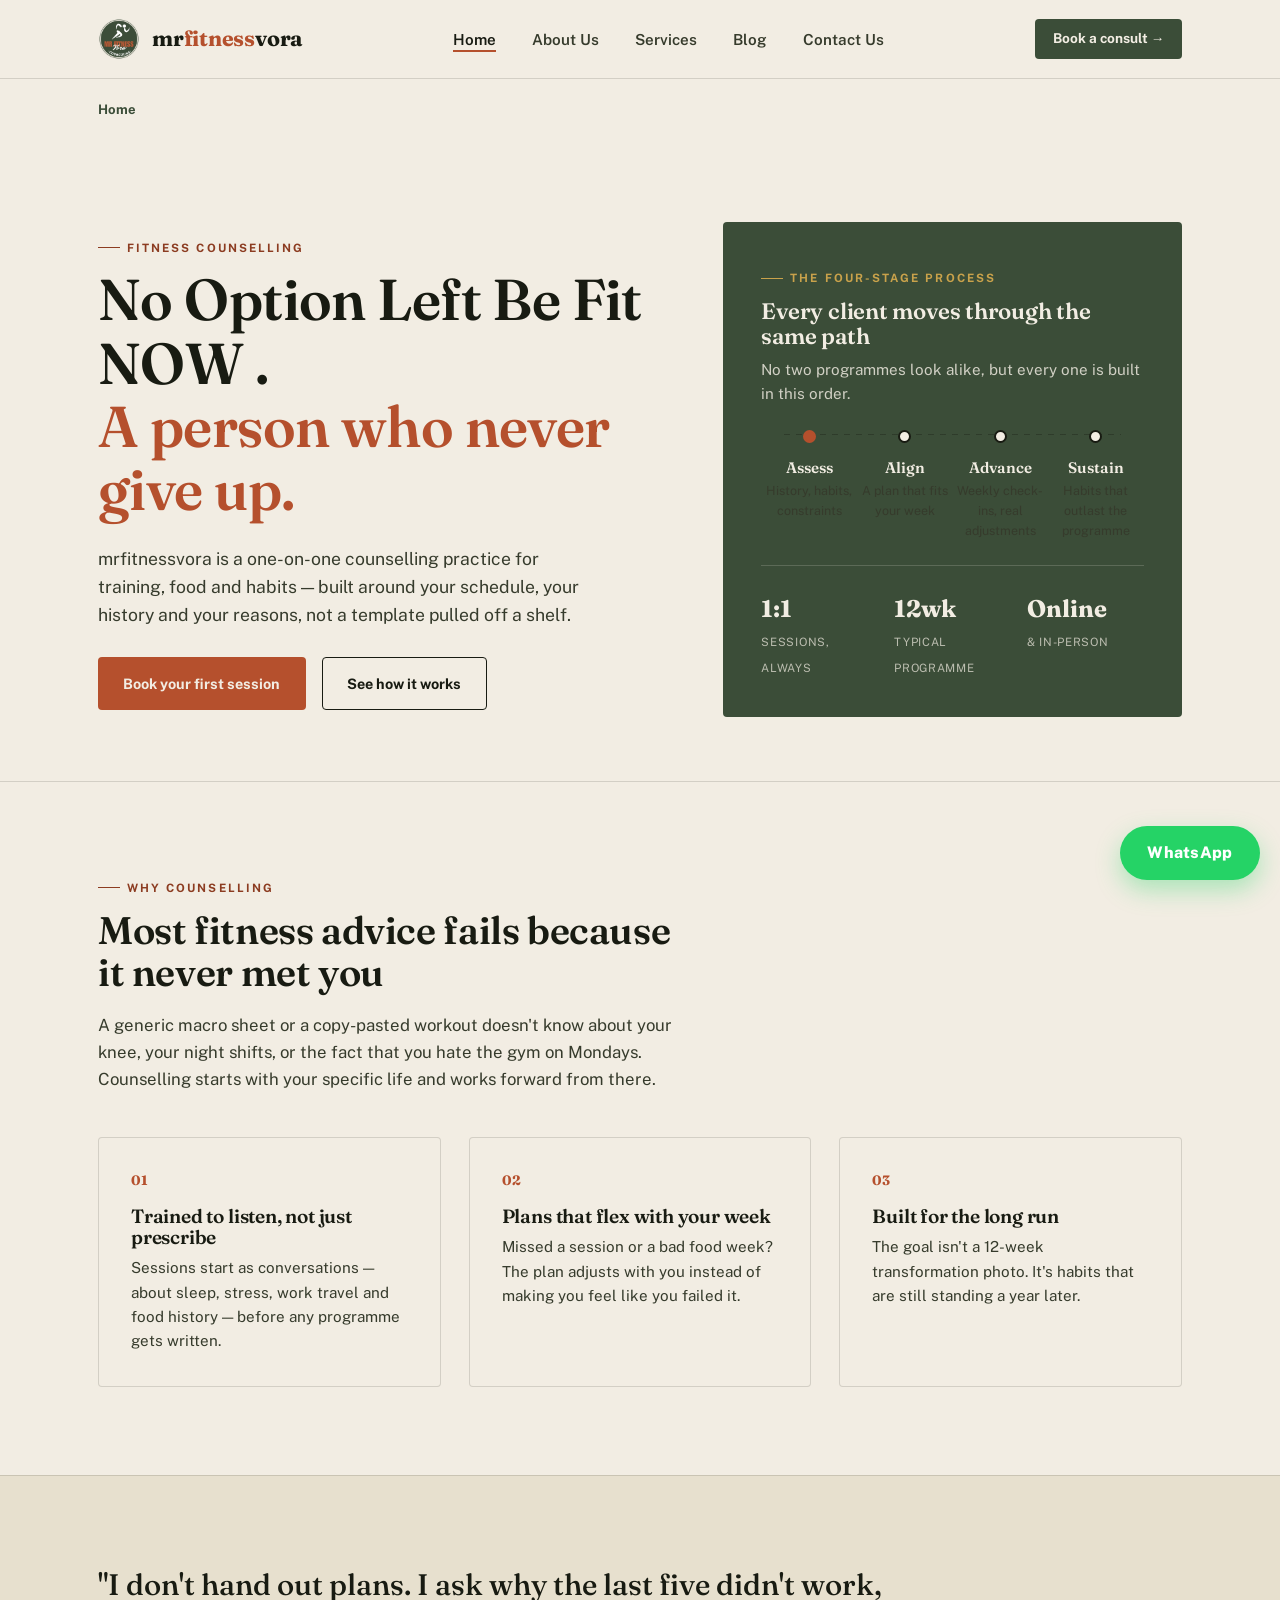
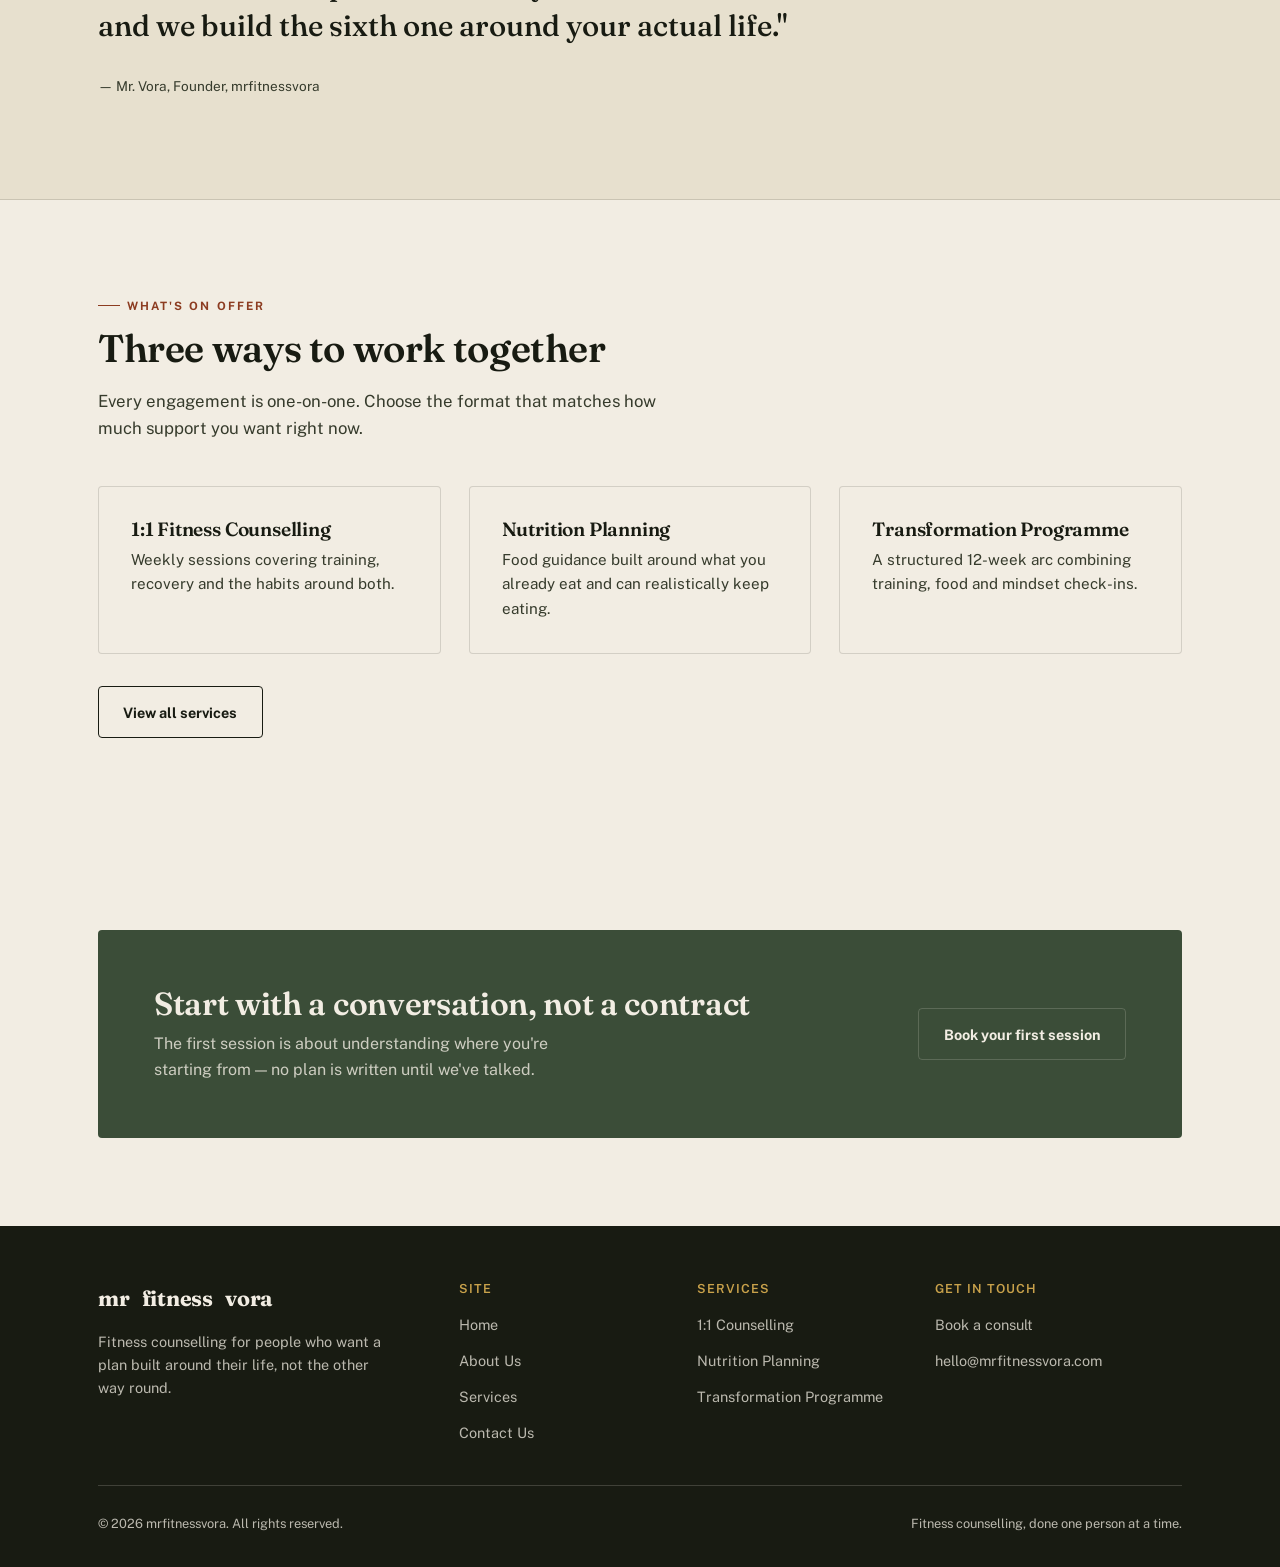
<file: index.html>
<!DOCTYPE html>
<html lang="en">
<head>
<meta charset="UTF-8">
<meta name="viewport" content="width=device-width, initial-scale=1.0">
  <meta name="google-site-verification" content="AeyTJiv9IjIkBPQlyH_ZDb8FMs7lavJUIDPib05JdYY" />
  <!-- Google tag (gtag.js) -->
<script async src="https://www.googletagmanager.com/gtag/js?id=G-PNRVVJKXNR"></script>
<script>
  window.dataLayer = window.dataLayer || [];
  function gtag(){dataLayer.push(arguments);}
  gtag('js', new Date());

  gtag('config', 'G-PNRVVJKXNR');
</script>
  <meta name="msvalidate.01" content="D031F078816B21ECA2CB9B1F3020933A" />
<meta name="description" content="Learn how mrfitnessvora builds realistic fitness plans around your life, habits, training and nutrition for sustainable progress and stronger routines.">
<meta name="keywords" content="fitness counselling, personal training, nutrition coaching, habit change, wellness, mrfitnessvora">
<meta name="author" content="mrfitnessvora">
<meta name="robots" content="index, follow">
<meta name="theme-color" content="#3B4D38">
<meta property="og:title" content="mrfitnessvora — Fitness Counselling">
<meta property="og:description" content="Learn how mrfitnessvora builds realistic fitness plans around your life, habits, training and nutrition for sustainable progress and stronger routines.">
<meta property="og:type" content="website">
<meta property="og:url" content="https://mrvorafitness.xo.je/">
<meta property="og:image" content="assets/LOGO (1).png">
<meta name="twitter:card" content="summary_large_image">
<meta name="twitter:title" content="mrfitnessvora — Fitness Counselling">
<meta name="twitter:description" content="Learn how mrfitnessvora builds realistic fitness plans around your life, habits, training and nutrition for sustainable progress and stronger routines.">
<meta name="twitter:image" content="assets/LOGO (1).png">
<title>mrfitnessvora — Fitness Counselling</title>
<link rel="canonical" href="https://mrvorafitness.xo.je/">
<link rel="stylesheet" href="css/style.css">
</head>
<body>
<a class="whatsapp-float" href="https://wa.me/919702378187?text=Hi%20mrfitnessvora%2C%20I%20want%20to%20book%20a%20consult." target="_blank" rel="noopener noreferrer" aria-label="Chat on WhatsApp">WhatsApp</a>

<header class="site-header">
  <div class="container">
    <a href="index.html" class="logo" aria-label="mrfitnessvora home">
      <img src="assets/LOGO (1).png" alt="mrfitnessvora logo">
      <span class="logo-text">mr<span>fitness</span>vora</span>
    </a>
    <button class="nav-toggle" aria-expanded="false" aria-controls="main-nav" aria-label="Toggle menu">
      <span></span><span></span><span></span>
    </button>
    <nav class="main-nav" id="main-nav" data-open="false">
      <ul>
        <li><a href="index.html" aria-current="page">Home</a></li>
        <li><a href="about.html">About Us</a></li>
        <li><a href="services.html">Services</a></li>
        <li><a href="blog.html">Blog</a></li>
        <li><a href="contact.html">Contact Us</a></li>
      </ul>
    </nav>
    <a href="contact.html" class="header-cta">Book a consult →</a>
  </div>
</header>

<main>
  <nav class="breadcrumb" aria-label="Breadcrumb">
    <ol>
      <li><a href="index.html">Home</a></li>
    </ol>
  </nav>

  <!-- Hero -->
  <section class="hero">
    <div class="container">
      <div class="hero-copy">
        <span class="eyebrow">Fitness counselling</span>
        <h1>No Option Left Be Fit NOW .<br><em>A person who never give up.</em></h1>
        <p class="hero-lede">mrfitnessvora is a one-on-one counselling practice for training, food and habits — built around your schedule, your history and your reasons, not a template pulled off a shelf.</p>
        <div class="hero-actions">
          <a href="contact.html" class="btn btn-primary">Book your first session</a>
          <a href="services.html" class="btn btn-ghost">See how it works</a>
        </div>
      </div>

      <div class="hero-panel">
        <span class="eyebrow">The four-stage process</span>
        <h3>Every client moves through the same path</h3>
        <p>No two programmes look alike, but every one is built in this order.</p>
        <div class="journey">
          <div class="journey-step is-current">
            <span class="dot"></span>
            <span class="label">Assess</span>
            <span class="desc">History, habits, constraints</span>
          </div>
          <div class="journey-step">
            <span class="dot"></span>
            <span class="label">Align</span>
            <span class="desc">A plan that fits your week</span>
          </div>
          <div class="journey-step">
            <span class="dot"></span>
            <span class="label">Advance</span>
            <span class="desc">Weekly check-ins, real adjustments</span>
          </div>
          <div class="journey-step">
            <span class="dot"></span>
            <span class="label">Sustain</span>
            <span class="desc">Habits that outlast the programme</span>
          </div>
        </div>
        <div class="hero-stats">
          <div><strong>1:1</strong><span>Sessions, always</span></div>
          <div><strong>12wk</strong><span>Typical programme</span></div>
          <div><strong>Online</strong><span>& in-person</span></div>
        </div>
      </div>
    </div>
  </section>

  <!-- Why counselling, not coaching-by-template -->
  <section class="section">
    <div class="container">
      <div class="section-head">
        <span class="eyebrow">Why counselling</span>
        <h2>Most fitness advice fails because it never met you</h2>
        <p>A generic macro sheet or a copy-pasted workout doesn't know about your knee, your night shifts, or the fact that you hate the gym on Mondays. Counselling starts with your specific life and works forward from there.</p>
      </div>

      <div class="grid grid-3">
        <div class="card">
          <span class="mark">01</span>
          <h3>Trained to listen, not just prescribe</h3>
          <p>Sessions start as conversations — about sleep, stress, work travel and food history — before any programme gets written.</p>
        </div>
        <div class="card">
          <span class="mark">02</span>
          <h3>Plans that flex with your week</h3>
          <p>Missed a session or a bad food week? The plan adjusts with you instead of making you feel like you failed it.</p>
        </div>
        <div class="card">
          <span class="mark">03</span>
          <h3>Built for the long run</h3>
          <p>The goal isn't a 12-week transformation photo. It's habits that are still standing a year later.</p>
        </div>
      </div>
    </div>
  </section>

  <!-- Quote -->
  <section class="section section-alt">
    <div class="container">
      <p class="quote">"I don't hand out plans. I ask why the last five didn't work, and we build the sixth one around your actual life."</p>
      <p class="quote-attr">— Mr. Vora, Founder, mrfitnessvora</p>
    </div>
  </section>

  <!-- Services preview -->
  <section class="section">
    <div class="container">
      <div class="section-head">
        <span class="eyebrow">What's on offer</span>
        <h2>Three ways to work together</h2>
        <p>Every engagement is one-on-one. Choose the format that matches how much support you want right now.</p>
      </div>

      <div class="grid grid-3">
        <div class="card">
          <h3>1:1 Fitness Counselling</h3>
          <p>Weekly sessions covering training, recovery and the habits around both.</p>
        </div>
        <div class="card">
          <h3>Nutrition Planning</h3>
          <p>Food guidance built around what you already eat and can realistically keep eating.</p>
        </div>
        <div class="card">
          <h3>Transformation Programme</h3>
          <p>A structured 12-week arc combining training, food and mindset check-ins.</p>
        </div>
      </div>

      <p style="margin-top:2rem;"><a href="services.html" class="btn btn-ghost">View all services</a></p>
    </div>
  </section>

  <!-- CTA -->
  <section class="section">
    <div class="container">
      <div class="cta-band">
        <div>
          <h2>Start with a conversation, not a contract</h2>
          <p>The first session is about understanding where you're starting from — no plan is written until we've talked.</p>
        </div>
        <a href="contact.html" class="btn btn-on-dark">Book your first session</a>
      </div>
    </div>
  </section>

</main>

<footer class="site-footer">
  <div class="container">
    <div class="footer-top">
      <div class="footer-brand">
        <a href="index.html" class="logo">mr<span>fitness</span>vora</a>
        <p>Fitness counselling for people who want a plan built around their life, not the other way round.</p>
      </div>
      <div class="footer-col">
        <h4>Site</h4>
        <ul>
          <li><a href="index.html">Home</a></li>
          <li><a href="about.html">About Us</a></li>
          <li><a href="services.html">Services</a></li>
          <li><a href="contact.html">Contact Us</a></li>
        </ul>
      </div>
      <div class="footer-col">
        <h4>Services</h4>
        <ul>
          <li><a href="services.html">1:1 Counselling</a></li>
          <li><a href="services.html">Nutrition Planning</a></li>
          <li><a href="services.html">Transformation Programme</a></li>
        </ul>
      </div>
      <div class="footer-col">
        <h4>Get in touch</h4>
        <ul>
          <li><a href="contact.html">Book a consult</a></li>
          <li><a href="mailto:hello@mrfitnessvora.com">hello@mrfitnessvora.com</a></li>
        </ul>
      </div>
    </div>
    <div class="footer-bottom">
      <span>© <span id="year"></span> mrfitnessvora. All rights reserved.</span>
      <span>Fitness counselling, done one person at a time.</span>
    </div>
  </div>
</footer>

<script src="js/script.js"></script>
</body>
</html>
</file>
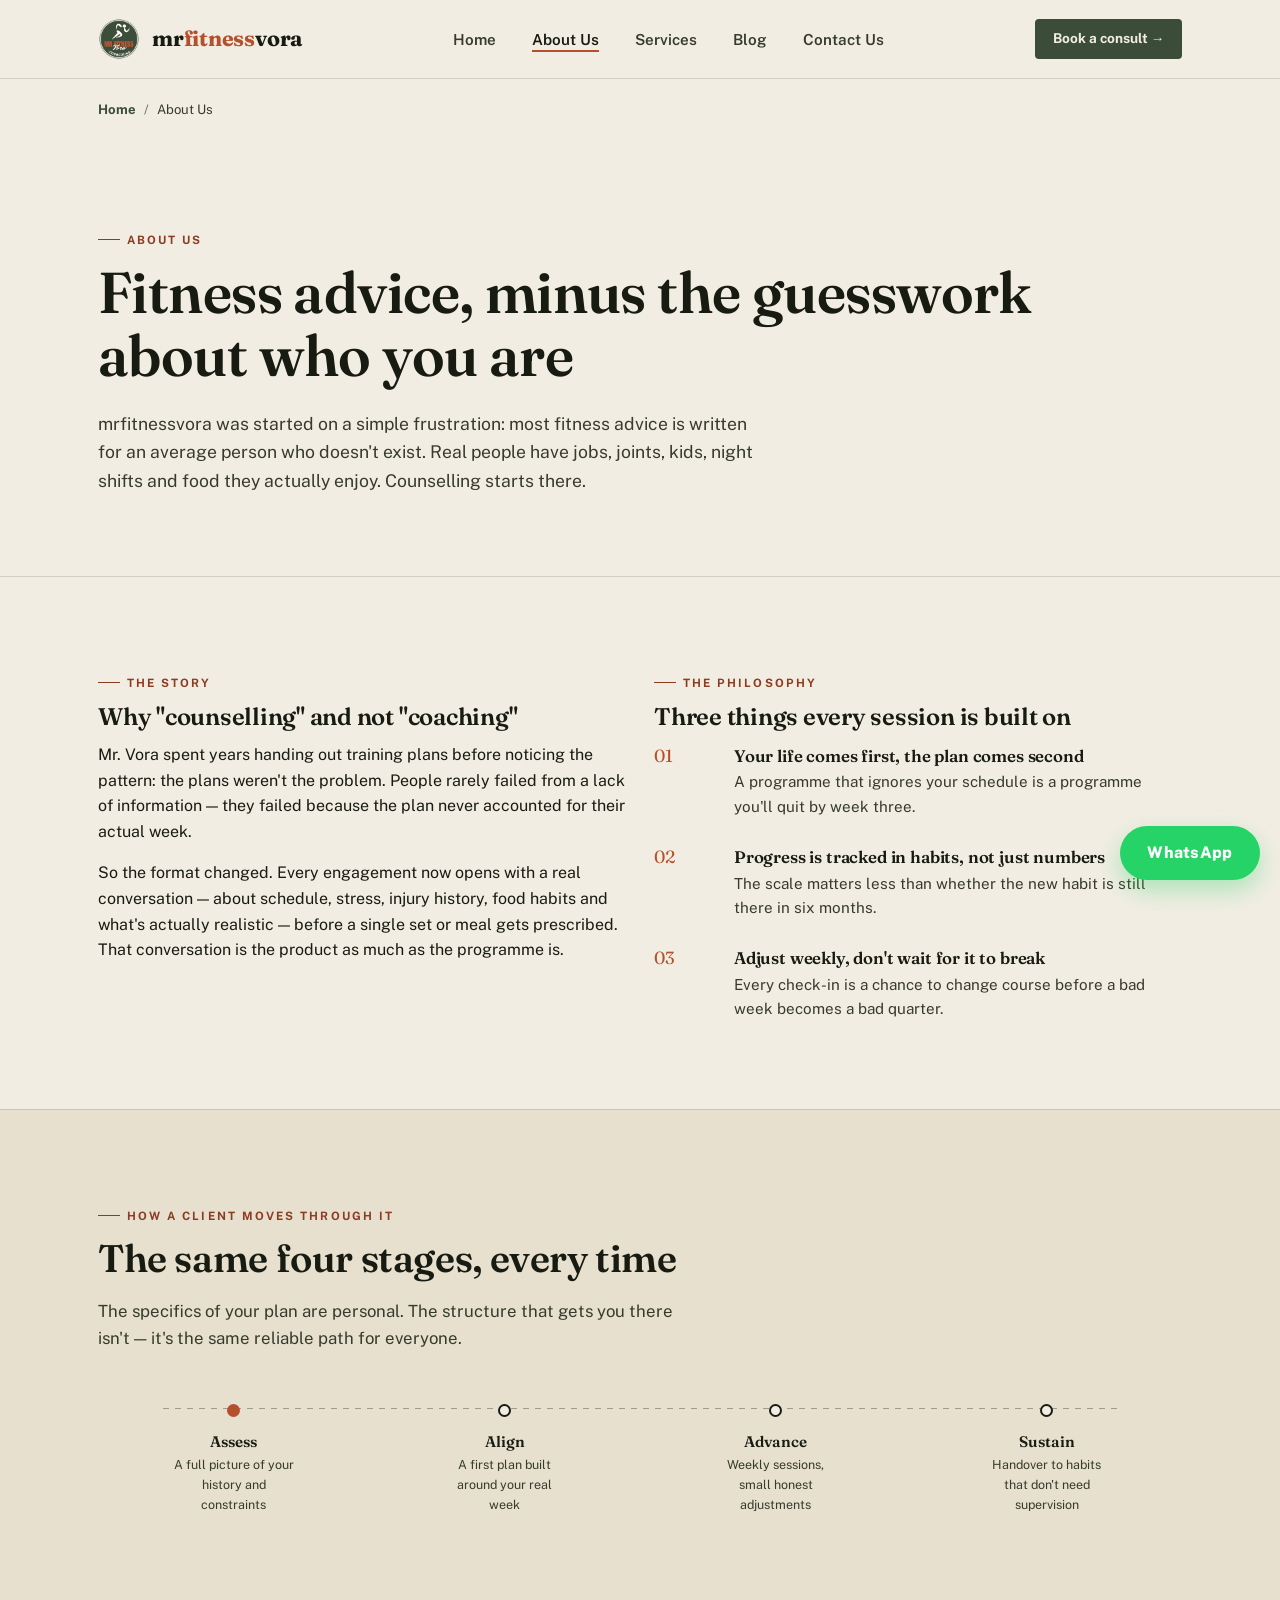
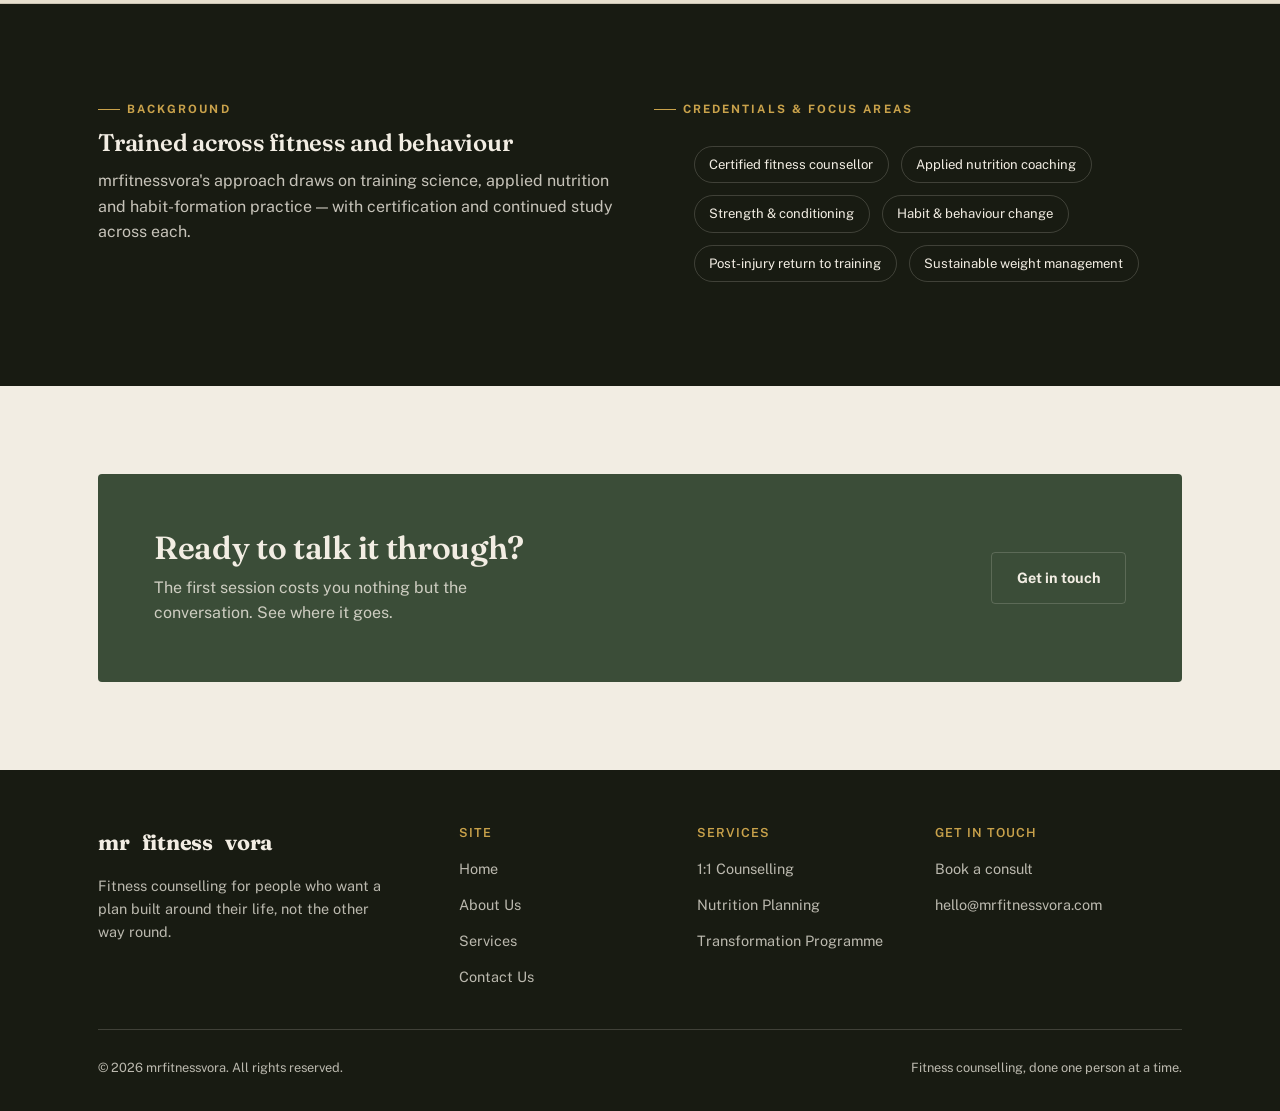
<file: about.html>
<!DOCTYPE html>
<html lang="en">
<head>
<meta charset="UTF-8">
<meta name="viewport" content="width=device-width, initial-scale=1.0">
<meta name="description" content="Book a consultation with mrfitnessvora for tailored fitness counselling, nutrition guidance and a plan designed around your lifestyle, routine and goals.">
<meta name="keywords" content="about mrfitnessvora, fitness counselling, nutrition coaching, habit change, wellness support, personal fitness plan">
<meta name="author" content="mrfitnessvora">
<meta name="robots" content="index, follow">
<meta name="theme-color" content="#3B4D38">
<meta property="og:title" content="About Us — mrfitnessvora">
<meta property="og:description" content="Book a consultation with mrfitnessvora for tailored fitness counselling, nutrition guidance and a plan designed around your lifestyle, routine and goals.">
<meta property="og:type" content="website">
<meta property="og:url" content="https://mrvorafitness.xo.je/about.html">
<meta property="og:image" content="assets/LOGO (1).png">
<meta name="twitter:card" content="summary_large_image">
<meta name="twitter:title" content="About Us — mrfitnessvora">
<meta name="twitter:description" content="Book a consultation with mrfitnessvora for tailored fitness counselling, nutrition guidance and a plan designed around your lifestyle, routine and goals.">
<meta name="twitter:image" content="assets/LOGO (1).png">
<title>About Us — mrfitnessvora</title>
<link rel="canonical" href="https://mrvorafitness.xo.je/about.html">
<link rel="stylesheet" href="css/style.css">
</head>
<body>
<a class="whatsapp-float" href="https://wa.me/919876543210?text=Hi%20mrfitnessvora%2C%20I%20want%20to%20know%20more%20about%20your%20programmes." target="_blank" rel="noopener noreferrer" aria-label="Chat on WhatsApp">WhatsApp</a>

<header class="site-header">
  <div class="container">
    <a href="index.html" class="logo" aria-label="mrfitnessvora home">
      <img src="assets/LOGO (1).png" alt="mrfitnessvora logo">
      <span class="logo-text">mr<span>fitness</span>vora</span>
    </a>
    <button class="nav-toggle" aria-expanded="false" aria-controls="main-nav" aria-label="Toggle menu">
      <span></span><span></span><span></span>
    </button>
    <nav class="main-nav" id="main-nav" data-open="false">
      <ul>
        <li><a href="index.html">Home</a></li>
        <li><a href="about.html" aria-current="page">About Us</a></li>
        <li><a href="services.html">Services</a></li>
        <li><a href="blog.html">Blog</a></li>
        <li><a href="contact.html">Contact Us</a></li>
      </ul>
    </nav>
    <a href="contact.html" class="header-cta">Book a consult →</a>
  </div>
</header>

<main>
  <nav class="breadcrumb" aria-label="Breadcrumb">
    <ol>
      <li><a href="index.html">Home</a></li>
      <li aria-current="page">About Us</li>
    </ol>
  </nav>

  <!-- Intro -->
  <section class="hero">
    <div class="container" style="grid-template-columns: 1fr;">
      <div class="hero-copy">
        <span class="eyebrow">About us</span>
        <h1>Fitness advice, minus the guesswork about who you are</h1>
        <p class="hero-lede" style="max-width:60ch;">mrfitnessvora was started on a simple frustration: most fitness advice is written for an average person who doesn't exist. Real people have jobs, joints, kids, night shifts and food they actually enjoy. Counselling starts there.</p>
      </div>
    </div>
  </section>

  <!-- Story -->
  <section class="section">
    <div class="container">
      <div class="grid grid-2">
        <div>
          <span class="eyebrow">The story</span>
          <h2>Why "counselling" and not "coaching"</h2>
          <p>Mr. Vora spent years handing out training plans before noticing the pattern: the plans weren't the problem. People rarely failed from a lack of information — they failed because the plan never accounted for their actual week.</p>
          <p>So the format changed. Every engagement now opens with a real conversation — about schedule, stress, injury history, food habits and what's actually realistic — before a single set or meal gets prescribed. That conversation is the product as much as the programme is.</p>
        </div>
        <div>
          <span class="eyebrow">The philosophy</span>
          <h2>Three things every session is built on</h2>
          <div class="value-list">
            <div class="value-item">
              <span class="num">01</span>
              <div>
                <h4>Your life comes first, the plan comes second</h4>
                <p>A programme that ignores your schedule is a programme you'll quit by week three.</p>
              </div>
            </div>
            <div class="value-item">
              <span class="num">02</span>
              <div>
                <h4>Progress is tracked in habits, not just numbers</h4>
                <p>The scale matters less than whether the new habit is still there in six months.</p>
              </div>
            </div>
            <div class="value-item">
              <span class="num">03</span>
              <div>
                <h4>Adjust weekly, don't wait for it to break</h4>
                <p>Every check-in is a chance to change course before a bad week becomes a bad quarter.</p>
              </div>
            </div>
          </div>
        </div>
      </div>
    </div>
  </section>

  <!-- Process recap (journey reused) -->
  <section class="section section-alt">
    <div class="container">
      <div class="section-head">
        <span class="eyebrow">How a client moves through it</span>
        <h2>The same four stages, every time</h2>
        <p>The specifics of your plan are personal. The structure that gets you there isn't — it's the same reliable path for everyone.</p>
      </div>
      <div class="journey" style="--n:4;">
        <div class="journey-step is-current">
          <span class="dot"></span>
          <span class="label">Assess</span>
          <span class="desc">A full picture of your history and constraints</span>
        </div>
        <div class="journey-step">
          <span class="dot"></span>
          <span class="label">Align</span>
          <span class="desc">A first plan built around your real week</span>
        </div>
        <div class="journey-step">
          <span class="dot"></span>
          <span class="label">Advance</span>
          <span class="desc">Weekly sessions, small honest adjustments</span>
        </div>
        <div class="journey-step">
          <span class="dot"></span>
          <span class="label">Sustain</span>
          <span class="desc">Handover to habits that don't need supervision</span>
        </div>
      </div>
    </div>
  </section>

  <!-- Credentials -->
  <section class="section section-dark">
    <div class="container">
      <div class="grid grid-2">
        <div>
          <span class="eyebrow">Background</span>
          <h2>Trained across fitness and behaviour</h2>
          <p style="color:rgba(242,237,227,0.8);">mrfitnessvora's approach draws on training science, applied nutrition and habit-formation practice — with certification and continued study across each.</p>
        </div>
        <div>
          <span class="eyebrow">Credentials & focus areas</span>
          <ul class="credentials">
            <li>Certified fitness counsellor</li>
            <li>Applied nutrition coaching</li>
            <li>Strength & conditioning</li>
            <li>Habit & behaviour change</li>
            <li>Post-injury return to training</li>
            <li>Sustainable weight management</li>
          </ul>
        </div>
      </div>
    </div>
  </section>

  <!-- CTA -->
  <section class="section">
    <div class="container">
      <div class="cta-band">
        <div>
          <h2>Ready to talk it through?</h2>
          <p>The first session costs you nothing but the conversation. See where it goes.</p>
        </div>
        <a href="contact.html" class="btn btn-on-dark">Get in touch</a>
      </div>
    </div>
  </section>

</main>

<footer class="site-footer">
  <div class="container">
    <div class="footer-top">
      <div class="footer-brand">
        <a href="index.html" class="logo">mr<span>fitness</span>vora</a>
        <p>Fitness counselling for people who want a plan built around their life, not the other way round.</p>
      </div>
      <div class="footer-col">
        <h4>Site</h4>
        <ul>
          <li><a href="index.html">Home</a></li>
          <li><a href="about.html">About Us</a></li>
          <li><a href="services.html">Services</a></li>
          <li><a href="contact.html">Contact Us</a></li>
        </ul>
      </div>
      <div class="footer-col">
        <h4>Services</h4>
        <ul>
          <li><a href="services.html">1:1 Counselling</a></li>
          <li><a href="services.html">Nutrition Planning</a></li>
          <li><a href="services.html">Transformation Programme</a></li>
        </ul>
      </div>
      <div class="footer-col">
        <h4>Get in touch</h4>
        <ul>
          <li><a href="contact.html">Book a consult</a></li>
          <li><a href="mailto:hello@mrfitnessvora.com">hello@mrfitnessvora.com</a></li>
        </ul>
      </div>
    </div>
    <div class="footer-bottom">
      <span>© <span id="year"></span> mrfitnessvora. All rights reserved.</span>
      <span>Fitness counselling, done one person at a time.</span>
    </div>
  </div>
</footer>

<script src="js/script.js"></script>
</body>
</html>
</file>
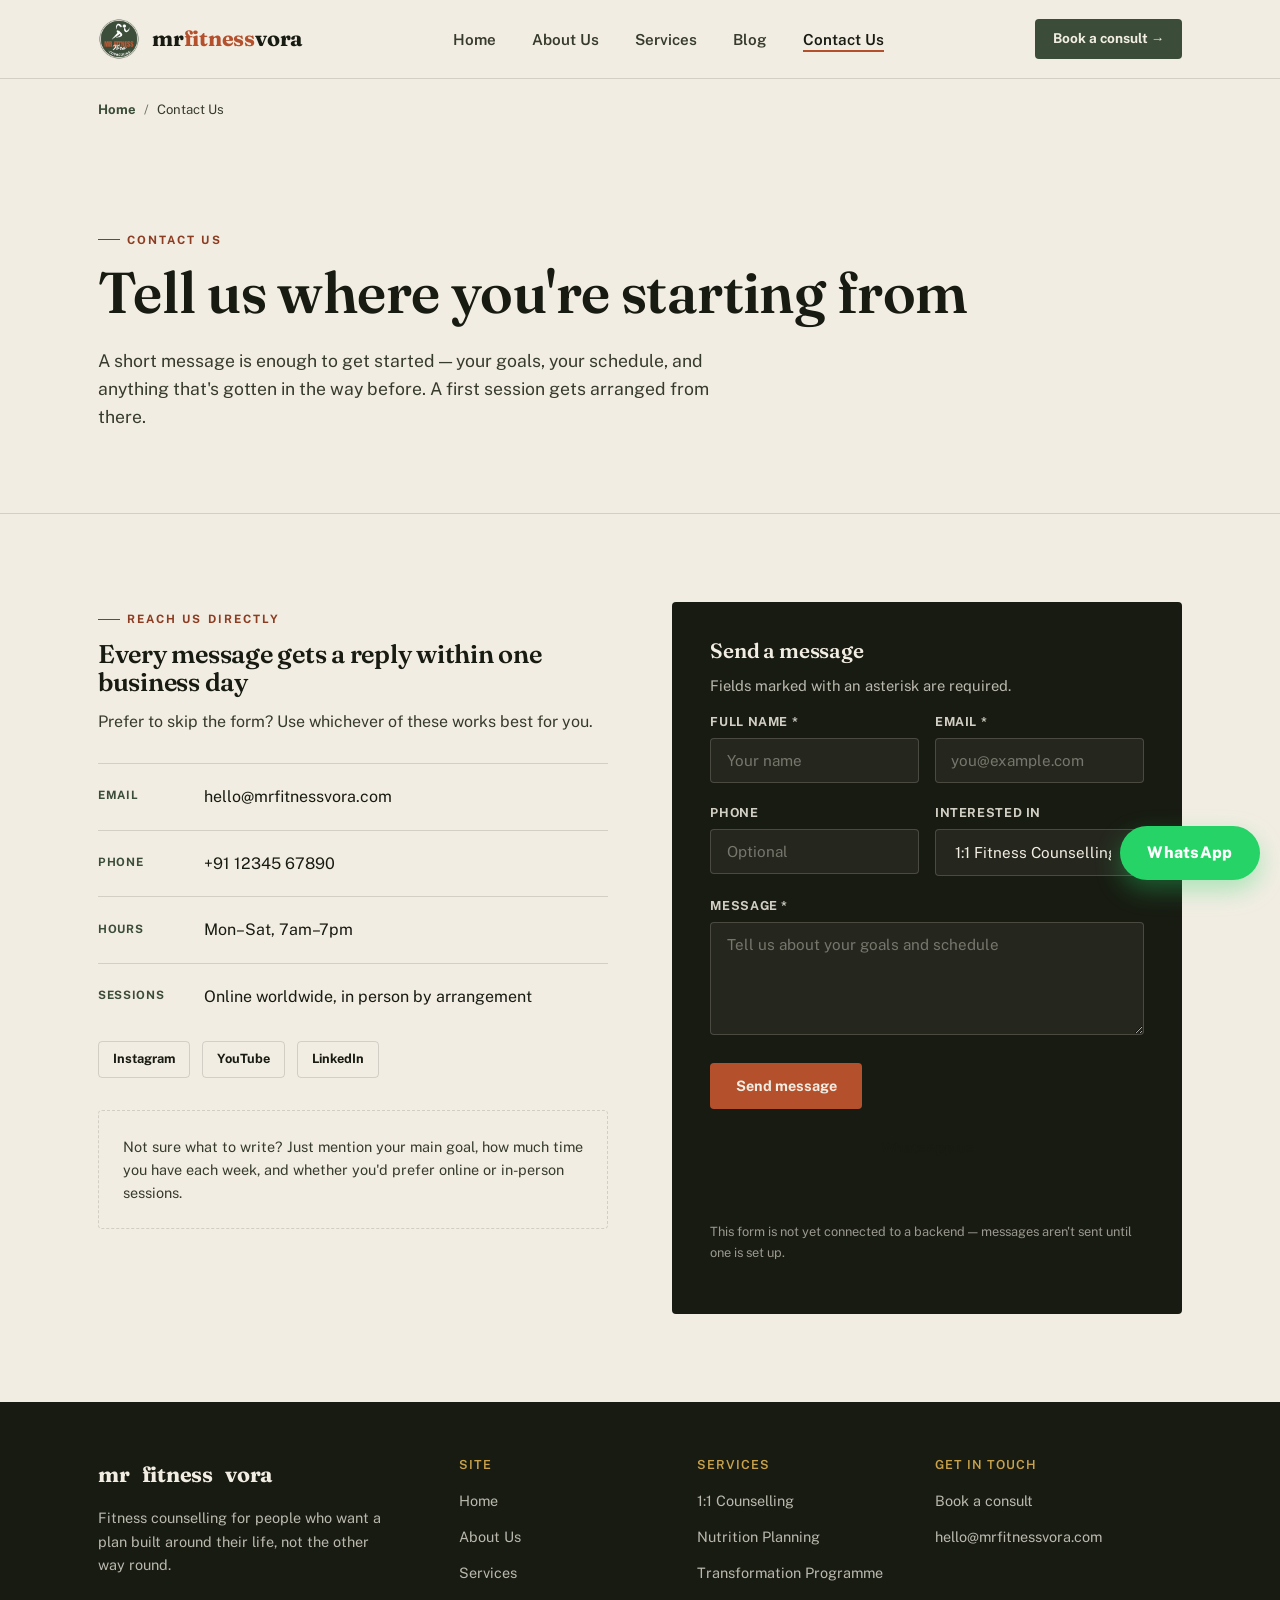
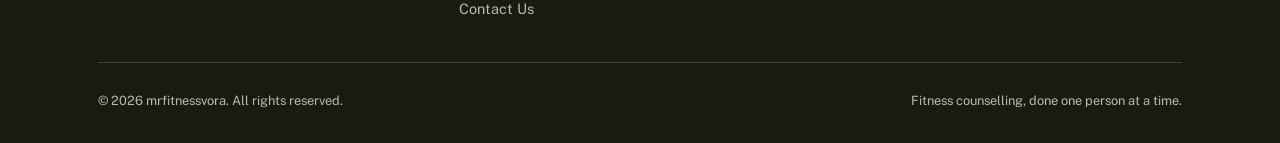
<file: contact.html>
<!DOCTYPE html>
<html lang="en">
<head>
<meta charset="UTF-8">
<meta name="viewport" content="width=device-width, initial-scale=1.0">
<meta name="description" content="Book a consultation with mrfitnessvora for tailored fitness counselling, nutrition guidance and a plan designed around your lifestyle, routine and goals.">
<meta name="keywords" content="contact mrfitnessvora, book consultation, fitness counselling, nutrition guidance, personal training, wellness coaching">
<meta name="author" content="mrfitnessvora">
<meta name="robots" content="index, follow">
<meta name="theme-color" content="#3B4D38">
<meta property="og:title" content="Contact Us — mrfitnessvora">
<meta property="og:description" content="Book a consultation with mrfitnessvora for tailored fitness counselling, nutrition guidance and a plan designed around your lifestyle, routine and goals.">
<meta property="og:type" content="website">
<meta property="og:url" content="https://mrvorafitness.xo.je/contact.html">
<meta property="og:image" content="assets/LOGO (1).png">
<meta name="twitter:card" content="summary_large_image">
<meta name="twitter:title" content="Contact Us — mrfitnessvora">
<meta name="twitter:description" content="Book a consultation with mrfitnessvora for tailored fitness counselling, nutrition guidance and a plan designed around your lifestyle, routine and goals.">
<meta name="twitter:image" content="assets/LOGO (1).png">
<title>Contact Us — mrfitnessvora</title>
<link rel="canonical" href="https://mrvorafitness.xo.je/contact.html">
<link rel="stylesheet" href="css/style.css">
</head>
<body>
<a class="whatsapp-float" href="https://wa.me/919876543210?text=Hi%20mrfitnessvora%2C%20I%27d%20like%20to%20book%20a%20consultation." target="_blank" rel="noopener noreferrer" aria-label="Chat on WhatsApp">WhatsApp</a>

<header class="site-header">
  <div class="container">
    <a href="index.html" class="logo" aria-label="mrfitnessvora home">
      <img src="assets/LOGO (1).png" alt="mrfitnessvora logo">
      <span class="logo-text">mr<span>fitness</span>vora</span>
    </a>
    <button class="nav-toggle" aria-expanded="false" aria-controls="main-nav" aria-label="Toggle menu">
      <span></span><span></span><span></span>
    </button>
    <nav class="main-nav" id="main-nav" data-open="false">
      <ul>
        <li><a href="index.html">Home</a></li>
        <li><a href="about.html">About Us</a></li>
        <li><a href="services.html">Services</a></li>
        <li><a href="blog.html">Blog</a></li>
        <li><a href="contact.html" aria-current="page">Contact Us</a></li>
      </ul>
    </nav>
    <a href="contact.html" class="header-cta">Book a consult →</a>
  </div>
</header>

<main>
  <nav class="breadcrumb" aria-label="Breadcrumb">
    <ol>
      <li><a href="index.html">Home</a></li>
      <li aria-current="page">Contact Us</li>
    </ol>
  </nav>

  <!-- Intro -->
  <section class="hero">
    <div class="container" style="grid-template-columns: 1fr;">
      <div class="hero-copy">
        <span class="eyebrow">Contact us</span>
        <h1>Tell us where you're starting from</h1>
        <p class="hero-lede" style="max-width:60ch;">A short message is enough to get started — your goals, your schedule, and anything that's gotten in the way before. A first session gets arranged from there.</p>
      </div>
    </div>
  </section>

  <!-- Contact grid -->
  <section class="section">
    <div class="container">
      <div class="contact-wrap">

        <div class="contact-info">
          <span class="eyebrow">Reach us directly</span>
          <h2>Every message gets a reply within one business day</h2>
          <p style="color:var(--ink-soft);">Prefer to skip the form? Use whichever of these works best for you.</p>

          <ul class="contact-list">
            <li>
              <span class="k">Email</span>
              <a href="mailto:hello@mrfitnessvora.com">hello@mrfitnessvora.com</a>
            </li>
            <li>
              <span class="k">Phone</span>
              <a href="tel:+911234567890">+91 12345 67890</a>
            </li>
            <li>
              <span class="k">Hours</span>
              <span>Mon–Sat, 7am–7pm</span>
            </li>
            <li>
              <span class="k">Sessions</span>
              <span>Online worldwide, in person by arrangement</span>
            </li>
          </ul>

          <div class="social-row">
            <a href="#">Instagram</a>
            <a href="#">YouTube</a>
            <a href="#">LinkedIn</a>
          </div>

          <div class="area-note">
            Not sure what to write? Just mention your main goal, how much time you have each week, and whether you'd prefer online or in-person sessions.
          </div>
        </div>

        <div class="form-card">
          <h3>Send a message</h3>
          <p>Fields marked with an asterisk are required.</p>

          <form id="contact-form" novalidate>
            <div class="field-row">
              <div class="field">
                <label for="name">Full name *</label>
                <input type="text" id="name" name="name" placeholder="Your name" required>
              </div>
              <div class="field">
                <label for="email">Email *</label>
                <input type="email" id="email" name="email" placeholder="you@example.com" required>
              </div>
            </div>

            <div class="field-row">
              <div class="field">
                <label for="phone">Phone</label>
                <input type="tel" id="phone" name="phone" placeholder="Optional">
              </div>
              <div class="field">
                <label for="service">Interested in</label>
                <select id="service" name="service">
                  <option value="counselling">1:1 Fitness Counselling</option>
                  <option value="nutrition">Nutrition Planning</option>
                  <option value="programme">Transformation Programme</option>
                  <option value="consultation">One-Time Consultation</option>
                  <option value="not-sure">Not sure yet</option>
                </select>
              </div>
            </div>

            <div class="field">
              <label for="message">Message *</label>
              <textarea id="message" name="message" rows="5" placeholder="Tell us about your goals and schedule" required></textarea>
            </div>

            <button type="submit" class="btn btn-primary">Send message</button>
            <a href="https://wa.me/919876543210?text=Hi%20mrfitnessvora%2C%20I%27d%20like%20to%20book%20a%20consultation." class="btn btn-ghost whatsapp-inline" target="_blank" rel="noopener noreferrer">WhatsApp us</a>
            <p class="form-status" id="form-status" role="status"></p>
            <p class="form-note">This form is not yet connected to a backend — messages aren't sent until one is set up.</p>
          </form>
        </div>

      </div>
    </div>
  </section>

</main>

<footer class="site-footer">
  <div class="container">
    <div class="footer-top">
      <div class="footer-brand">
        <a href="index.html" class="logo">mr<span>fitness</span>vora</a>
        <p>Fitness counselling for people who want a plan built around their life, not the other way round.</p>
      </div>
      <div class="footer-col">
        <h4>Site</h4>
        <ul>
          <li><a href="index.html">Home</a></li>
          <li><a href="about.html">About Us</a></li>
          <li><a href="services.html">Services</a></li>
          <li><a href="contact.html">Contact Us</a></li>
        </ul>
      </div>
      <div class="footer-col">
        <h4>Services</h4>
        <ul>
          <li><a href="services.html">1:1 Counselling</a></li>
          <li><a href="services.html">Nutrition Planning</a></li>
          <li><a href="services.html">Transformation Programme</a></li>
        </ul>
      </div>
      <div class="footer-col">
        <h4>Get in touch</h4>
        <ul>
          <li><a href="contact.html">Book a consult</a></li>
          <li><a href="mailto:hello@mrfitnessvora.com">hello@mrfitnessvora.com</a></li>
        </ul>
      </div>
    </div>
    <div class="footer-bottom">
      <span>© <span id="year"></span> mrfitnessvora. All rights reserved.</span>
      <span>Fitness counselling, done one person at a time.</span>
    </div>
  </div>
</footer>

<script src="js/script.js"></script>
</body>
</html>
</file>
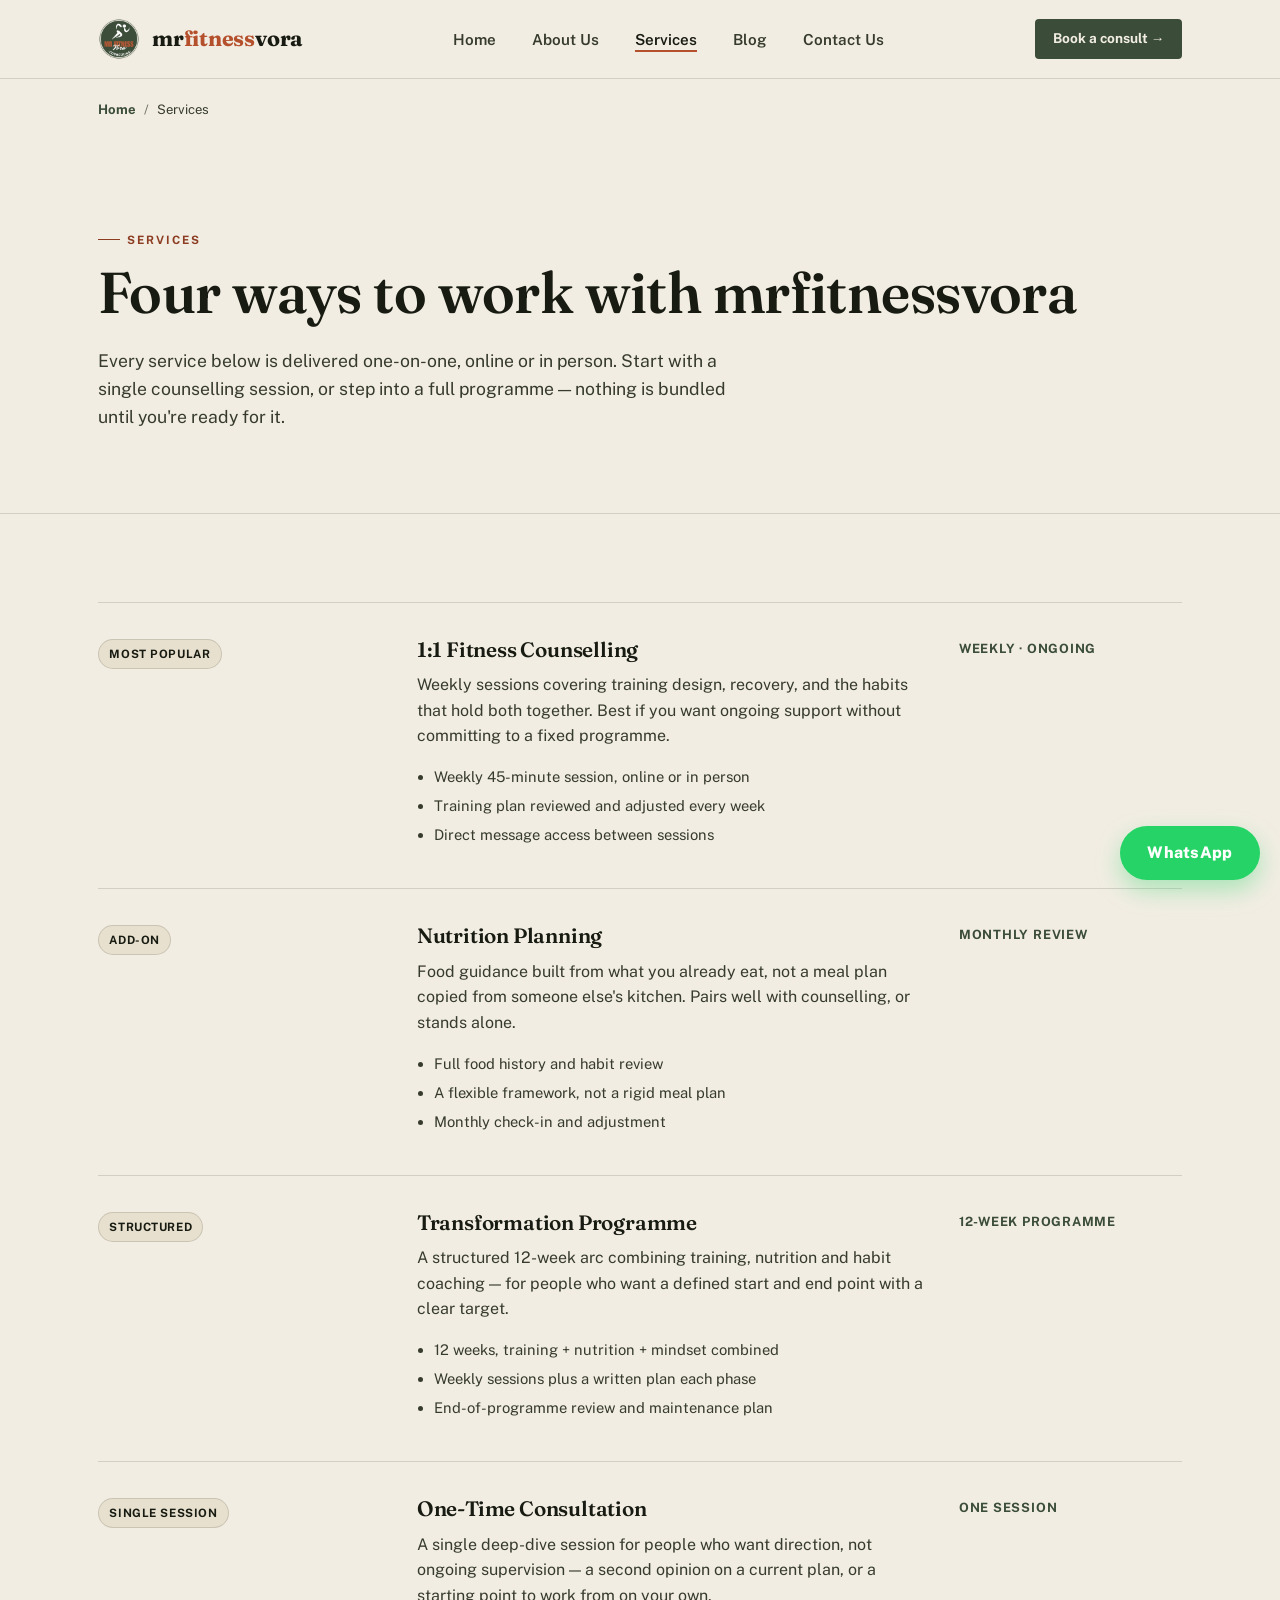
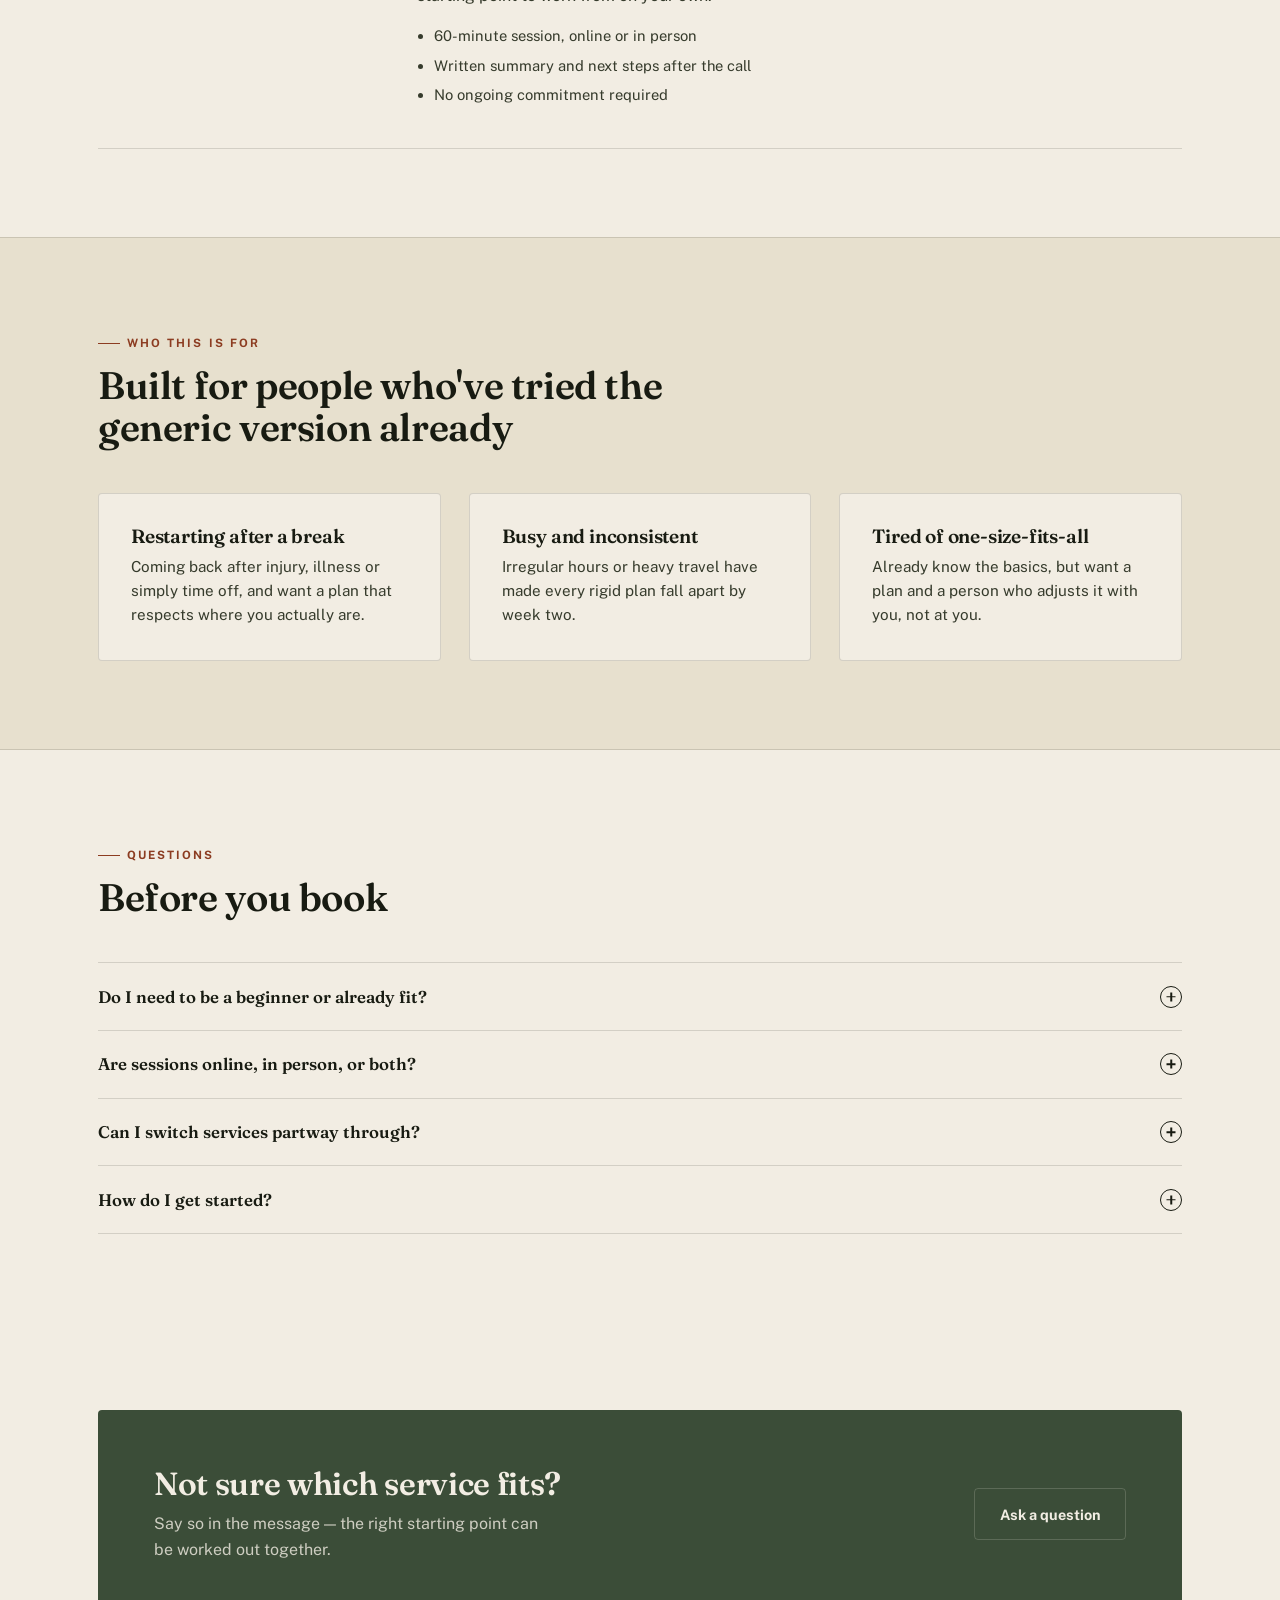
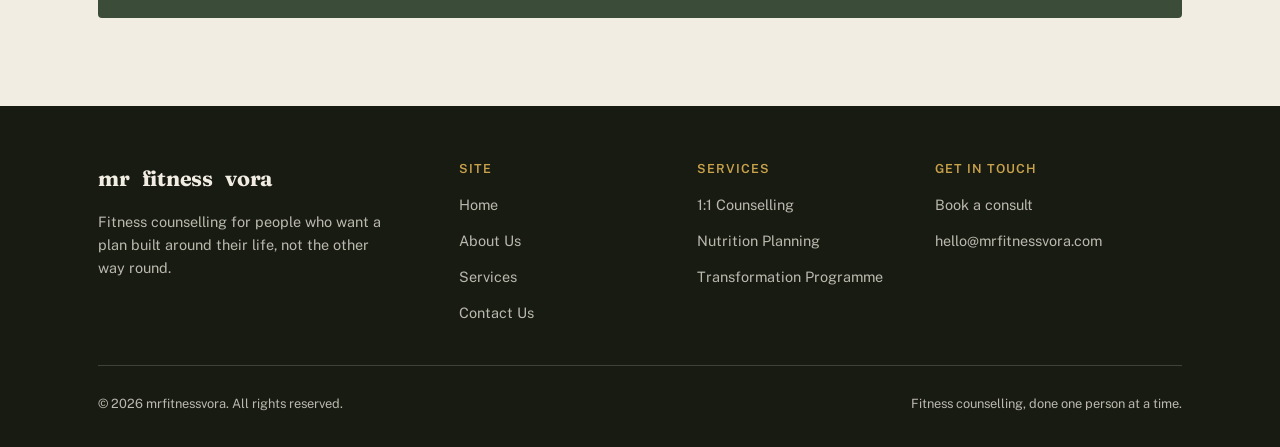
<file: services.html>
<!DOCTYPE html>
<html lang="en">
<head>
<meta charset="UTF-8">
<meta name="viewport" content="width=device-width, initial-scale=1.0">
<meta name="description" content="Explore mrfitnessvora programmes for one-to-one fitness counselling, nutrition planning and transformation coaching built around your real schedule and goals.">
<meta name="keywords" content="fitness services, nutrition planning, transformation programme, one-to-one coaching, habit coaching, mrfitnessvora">
<meta name="author" content="mrfitnessvora">
<meta name="robots" content="index, follow">
<meta name="theme-color" content="#3B4D38">
<meta property="og:title" content="Services — mrfitnessvora">
<meta property="og:description" content="Explore mrfitnessvora programmes for one-to-one fitness counselling, nutrition planning and transformation coaching built around your real schedule and goals.">
<meta property="og:type" content="website">
<meta property="og:url" content="https://mrvorafitness.xo.je/services.html">
<meta property="og:image" content="assets/LOGO (1).png">
<meta name="twitter:card" content="summary_large_image">
<meta name="twitter:title" content="Services — mrfitnessvora">
<meta name="twitter:description" content="Explore mrfitnessvora programmes for one-to-one fitness counselling, nutrition planning and transformation coaching built around your real schedule and goals.">
<meta name="twitter:image" content="assets/LOGO (1).png">
<title>Services — mrfitnessvora</title>
<link rel="canonical" href="https://mrvorafitness.xo.je/services.html">
<link rel="stylesheet" href="css/style.css">
<script type="application/ld+json">
{
  "@context": "https://schema.org",
  "@type": "FAQPage",
  "mainEntity": [
    {
      "@type": "Question",
      "name": "Do I need to be a beginner or already fit?",
      "acceptedAnswer": {
        "@type": "Answer",
        "text": "Neither. Sessions are built around where you're starting from, whether that's your first week of training or a return after years of it."
      }
    },
    {
      "@type": "Question",
      "name": "Are sessions online, in person, or both?",
      "acceptedAnswer": {
        "@type": "Answer",
        "text": "Both, depending on the service and your location. This can be discussed and confirmed once you get in touch."
      }
    },
    {
      "@type": "Question",
      "name": "Can I switch services partway through?",
      "acceptedAnswer": {
        "@type": "Answer",
        "text": "Yes. Many clients start with a one-time consultation and move into ongoing counselling once they know it's a fit."
      }
    },
    {
      "@type": "Question",
      "name": "How do I get started?",
      "acceptedAnswer": {
        "@type": "Answer",
        "text": "Send a message through the contact page with a little about your goals and schedule, and a first session will be arranged from there."
      }
    }
  ]
}
</script>
</head>
<body>
<a class="whatsapp-float" href="https://wa.me/919876543210?text=Hi%20mrfitnessvora%2C%20I%20want%20help%20choosing%20the%20right%20programme." target="_blank" rel="noopener noreferrer" aria-label="Chat on WhatsApp">WhatsApp</a>

<header class="site-header">
  <div class="container">
    <a href="index.html" class="logo" aria-label="mrfitnessvora home">
      <img src="assets/LOGO (1).png" alt="mrfitnessvora logo">
      <span class="logo-text">mr<span>fitness</span>vora</span>
    </a>
    <button class="nav-toggle" aria-expanded="false" aria-controls="main-nav" aria-label="Toggle menu">
      <span></span><span></span><span></span>
    </button>
    <nav class="main-nav" id="main-nav" data-open="false">
      <ul>
        <li><a href="index.html">Home</a></li>
        <li><a href="about.html">About Us</a></li>
        <li><a href="services.html" aria-current="page">Services</a></li>
        <li><a href="blog.html">Blog</a></li>
        <li><a href="contact.html">Contact Us</a></li>
      </ul>
    </nav>
    <a href="contact.html" class="header-cta">Book a consult →</a>
  </div>
</header>

<main>
  <nav class="breadcrumb" aria-label="Breadcrumb">
    <ol>
      <li><a href="index.html">Home</a></li>
      <li aria-current="page">Services</li>
    </ol>
  </nav>

  <!-- Intro -->
  <section class="hero">
    <div class="container" style="grid-template-columns: 1fr;">
      <div class="hero-copy">
        <span class="eyebrow">Services</span>
        <h1>Four ways to work with mrfitnessvora</h1>
        <p class="hero-lede" style="max-width:60ch;">Every service below is delivered one-on-one, online or in person. Start with a single counselling session, or step into a full programme — nothing is bundled until you're ready for it.</p>
      </div>
    </div>
  </section>

  <!-- Service list -->
  <section class="section">
    <div class="container">

      <div class="service-row">
        <div class="service-tag"><span class="tag">Most popular</span></div>
        <div>
          <h3>1:1 Fitness Counselling</h3>
          <p style="color:var(--ink-soft); margin-top:0.5rem;">Weekly sessions covering training design, recovery, and the habits that hold both together. Best if you want ongoing support without committing to a fixed programme.</p>
          <ul>
            <li>Weekly 45-minute session, online or in person</li>
            <li>Training plan reviewed and adjusted every week</li>
            <li>Direct message access between sessions</li>
          </ul>
        </div>
        <div class="service-format">Weekly · Ongoing</div>
      </div>

      <div class="service-row">
        <div class="service-tag"><span class="tag">Add-on</span></div>
        <div>
          <h3>Nutrition Planning</h3>
          <p style="color:var(--ink-soft); margin-top:0.5rem;">Food guidance built from what you already eat, not a meal plan copied from someone else's kitchen. Pairs well with counselling, or stands alone.</p>
          <ul>
            <li>Full food history and habit review</li>
            <li>A flexible framework, not a rigid meal plan</li>
            <li>Monthly check-in and adjustment</li>
          </ul>
        </div>
        <div class="service-format">Monthly review</div>
      </div>

      <div class="service-row">
        <div class="service-tag"><span class="tag">Structured</span></div>
        <div>
          <h3>Transformation Programme</h3>
          <p style="color:var(--ink-soft); margin-top:0.5rem;">A structured 12-week arc combining training, nutrition and habit coaching — for people who want a defined start and end point with a clear target.</p>
          <ul>
            <li>12 weeks, training + nutrition + mindset combined</li>
            <li>Weekly sessions plus a written plan each phase</li>
            <li>End-of-programme review and maintenance plan</li>
          </ul>
        </div>
        <div class="service-format">12-week programme</div>
      </div>

      <div class="service-row">
        <div class="service-tag"><span class="tag">Single session</span></div>
        <div>
          <h3>One-Time Consultation</h3>
          <p style="color:var(--ink-soft); margin-top:0.5rem;">A single deep-dive session for people who want direction, not ongoing supervision — a second opinion on a current plan, or a starting point to work from on your own.</p>
          <ul>
            <li>60-minute session, online or in person</li>
            <li>Written summary and next steps after the call</li>
            <li>No ongoing commitment required</li>
          </ul>
        </div>
        <div class="service-format">One session</div>
      </div>

    </div>
  </section>

  <!-- Who it's for -->
  <section class="section section-alt">
    <div class="container">
      <div class="section-head">
        <span class="eyebrow">Who this is for</span>
        <h2>Built for people who've tried the generic version already</h2>
      </div>
      <div class="grid grid-3">
        <div class="card">
          <h3>Restarting after a break</h3>
          <p>Coming back after injury, illness or simply time off, and want a plan that respects where you actually are.</p>
        </div>
        <div class="card">
          <h3>Busy and inconsistent</h3>
          <p>Irregular hours or heavy travel have made every rigid plan fall apart by week two.</p>
        </div>
        <div class="card">
          <h3>Tired of one-size-fits-all</h3>
          <p>Already know the basics, but want a plan and a person who adjusts it with you, not at you.</p>
        </div>
      </div>
    </div>
  </section>

  <!-- FAQ -->
  <section class="section">
    <div class="container">
      <div class="section-head">
        <span class="eyebrow">Questions</span>
        <h2>Before you book</h2>
      </div>

      <div class="faq-list">
        <div class="faq-item" data-open="false">
          <button class="faq-q" aria-expanded="false">
            Do I need to be a beginner or already fit?
            <span class="icon"></span>
          </button>
          <div class="faq-a">
            <p>Neither. Sessions are built around where you're starting from, whether that's your first week of training or a return after years of it.</p>
          </div>
        </div>
        <div class="faq-item" data-open="false">
          <button class="faq-q" aria-expanded="false">
            Are sessions online, in person, or both?
            <span class="icon"></span>
          </button>
          <div class="faq-a">
            <p>Both, depending on the service and your location. This can be discussed and confirmed once you get in touch.</p>
          </div>
        </div>
        <div class="faq-item" data-open="false">
          <button class="faq-q" aria-expanded="false">
            Can I switch services partway through?
            <span class="icon"></span>
          </button>
          <div class="faq-a">
            <p>Yes. Many clients start with a one-time consultation and move into ongoing counselling once they know it's a fit.</p>
          </div>
        </div>
        <div class="faq-item" data-open="false">
          <button class="faq-q" aria-expanded="false">
            How do I get started?
            <span class="icon"></span>
          </button>
          <div class="faq-a">
            <p>Send a message through the contact page with a little about your goals and schedule, and a first session will be arranged from there.</p>
          </div>
        </div>
      </div>
    </div>
  </section>

  <!-- CTA -->
  <section class="section">
    <div class="container">
      <div class="cta-band">
        <div>
          <h2>Not sure which service fits?</h2>
          <p>Say so in the message — the right starting point can be worked out together.</p>
        </div>
        <a href="contact.html" class="btn btn-on-dark">Ask a question</a>
      </div>
    </div>
  </section>

</main>

<footer class="site-footer">
  <div class="container">
    <div class="footer-top">
      <div class="footer-brand">
        <a href="index.html" class="logo">mr<span>fitness</span>vora</a>
        <p>Fitness counselling for people who want a plan built around their life, not the other way round.</p>
      </div>
      <div class="footer-col">
        <h4>Site</h4>
        <ul>
          <li><a href="index.html">Home</a></li>
          <li><a href="about.html">About Us</a></li>
          <li><a href="services.html">Services</a></li>
          <li><a href="contact.html">Contact Us</a></li>
        </ul>
      </div>
      <div class="footer-col">
        <h4>Services</h4>
        <ul>
          <li><a href="services.html">1:1 Counselling</a></li>
          <li><a href="services.html">Nutrition Planning</a></li>
          <li><a href="services.html">Transformation Programme</a></li>
        </ul>
      </div>
      <div class="footer-col">
        <h4>Get in touch</h4>
        <ul>
          <li><a href="contact.html">Book a consult</a></li>
          <li><a href="mailto:hello@mrfitnessvora.com">hello@mrfitnessvora.com</a></li>
        </ul>
      </div>
    </div>
    <div class="footer-bottom">
      <span>© <span id="year"></span> mrfitnessvora. All rights reserved.</span>
      <span>Fitness counselling, done one person at a time.</span>
    </div>
  </div>
</footer>

<script src="js/script.js"></script>
</body>
</html>
</file>
<file: css/style.css>
/* =========================================================
   mrfitnessvora — stylesheet
   Fitness counselling, built like a discipline, not a trend.
   ========================================================= */

@import url('https://fonts.googleapis.com/css2?family=Fraunces:opsz,wght@9..144,400;9..144,500;9..144,600;9..144,700&family=Public+Sans:wght@400;500;600;700&display=swap');

:root {
  /* --- Color tokens --- */
  --ink: #181B12;
  --ink-soft: #363B2C;
  --parchment: #F2EDE3;
  --parchment-alt: #E7E0CE;
  --moss: #3B4D38;
  --moss-dark: #232E20;
  --ember: #B5502D;
  --ember-dark: #8C3C21;
  --gold: #C9A24B;
  --line: rgba(24, 27, 18, 0.14);
  --line-on-dark: rgba(242, 237, 227, 0.18);

  /* --- Type --- */
  --font-display: 'Fraunces', Georgia, serif;
  --font-body: 'Public Sans', -apple-system, BlinkMacSystemFont, 'Segoe UI', sans-serif;

  /* --- Layout --- */
  --max-width: 1180px;
  --gutter: clamp(1.25rem, 4vw, 3rem);
  --radius: 4px;
}

/* --- Reset --- */
*, *::before, *::after { box-sizing: border-box; }
html { scroll-behavior: smooth; }
@media (prefers-reduced-motion: reduce) {
  html { scroll-behavior: auto; }
  *, *::before, *::after {
    animation-duration: 0.01ms !important;
    animation-iteration-count: 1 !important;
    transition-duration: 0.01ms !important;
    scroll-behavior: auto !important;
  }
}

body {
  margin: 0;
  background: var(--parchment);
  color: var(--ink);
  font-family: var(--font-body);
  font-size: 16px;
  line-height: 1.6;
  -webkit-font-smoothing: antialiased;
}

img { max-width: 100%; display: block; }
a { color: inherit; }

.breadcrumb {
  max-width: var(--max-width);
  margin: 1.25rem auto 0;
  padding: 0 var(--gutter);
}
.breadcrumb ol {
  display: flex;
  align-items: center;
  flex-wrap: wrap;
  gap: 0.5rem;
  list-style: none;
  margin: 0;
  padding: 0;
  font-size: 0.82rem;
  color: var(--ink-soft);
}
.breadcrumb li {
  display: inline-flex;
  align-items: center;
  gap: 0.5rem;
}
.breadcrumb li + li::before {
  content: "/";
  color: var(--ink-soft);
  opacity: 0.7;
}
.breadcrumb a {
  color: var(--moss);
  text-decoration: none;
  font-weight: 700;
}
.breadcrumb a:hover { color: var(--ember); }

.whatsapp-float {
  position: fixed;
  right: 1.25rem;
  bottom: 1.25rem;
  z-index: 90;
  display: inline-flex;
  align-items: center;
  justify-content: center;
  min-width: 140px;
  padding: 0.9rem 1.2rem;
  border-radius: 999px;
  background: #25D366;
  color: #fff;
  text-decoration: none;
  font-weight: 800;
  letter-spacing: 0.02em;
  box-shadow: 0 10px 24px rgba(37, 211, 102, 0.35);
}
.whatsapp-float:hover {
  background: #1fae57;
}
.whatsapp-inline {
  width: 100%;
  justify-content: center;
  margin-top: 0.75rem;
}

h1, h2, h3, h4 {
  font-family: var(--font-display);
  font-weight: 600;
  line-height: 1.1;
  margin: 0 0 0.5em;
  letter-spacing: -0.01em;
}

p { margin: 0 0 1em; }

.container {
  max-width: var(--max-width);
  margin: 0 auto;
  padding: 0 var(--gutter);
}

a:focus-visible,
button:focus-visible,
input:focus-visible,
textarea:focus-visible {
  outline: 2px solid var(--ember);
  outline-offset: 3px;
}

/* --- Eyebrow / label --- */
.eyebrow {
  display: inline-flex;
  align-items: center;
  gap: 0.6em;
  font-family: var(--font-body);
  font-size: 0.72rem;
  font-weight: 700;
  letter-spacing: 0.18em;
  text-transform: uppercase;
  color: var(--ember-dark);
  margin-bottom: 1em;
}
.eyebrow::before {
  content: '';
  width: 22px;
  height: 1px;
  background: var(--ember-dark);
}

/* =========================================================
   Header / Nav
   ========================================================= */
.site-header {
  position: sticky;
  top: 0;
  z-index: 50;
  background: var(--parchment);
  border-bottom: 1px solid var(--line);
}

.site-header .container {
  display: flex;
  align-items: center;
  justify-content: space-between;
  height: 78px;
}

.logo {
  display: inline-flex;
  align-items: center;
  gap: 0.75rem;
  font-family: var(--font-display);
  font-size: 1.35rem;
  font-weight: 700;
  text-decoration: none;
  color: var(--ink);
  letter-spacing: -0.01em;
}
.logo img {
  width: 42px;
  height: 42px;
  object-fit: contain;
  border-radius: 50%;
  flex-shrink: 0;
  background: rgba(255, 255, 255, 0.2);
}
.logo-text {
  display: inline-flex;
  align-items: center;
}
.logo-text span {
  color: var(--ember);
}

.nav-toggle {
  display: none;
  flex-direction: column;
  justify-content: center;
  gap: 5px;
  width: 42px;
  height: 42px;
  background: none;
  border: 1px solid var(--line);
  border-radius: var(--radius);
  cursor: pointer;
}
.nav-toggle span {
  display: block;
  width: 20px;
  height: 2px;
  margin: 0 auto;
  background: var(--ink);
  transition: transform 0.25s ease, opacity 0.25s ease;
}
.nav-toggle[aria-expanded="true"] span:nth-child(1) { transform: translateY(7px) rotate(45deg); }
.nav-toggle[aria-expanded="true"] span:nth-child(2) { opacity: 0; }
.nav-toggle[aria-expanded="true"] span:nth-child(3) { transform: translateY(-7px) rotate(-45deg); }

.main-nav ul {
  list-style: none;
  display: flex;
  gap: 2.25rem;
  margin: 0;
  padding: 0;
}

.main-nav a {
  text-decoration: none;
  font-weight: 600;
  font-size: 0.95rem;
  color: var(--ink-soft);
  position: relative;
  padding: 0.3em 0;
}
.main-nav a::after {
  content: '';
  position: absolute;
  left: 0; right: 100%;
  bottom: 0;
  height: 2px;
  background: var(--ember);
  transition: right 0.2s ease;
}
.main-nav a:hover::after,
.main-nav a[aria-current="page"]::after {
  right: 0;
}
.main-nav a[aria-current="page"] {
  color: var(--ink);
}

.header-cta {
  display: inline-flex;
  align-items: center;
  gap: 0.5em;
  background: var(--moss);
  color: var(--parchment);
  text-decoration: none;
  font-weight: 700;
  font-size: 0.85rem;
  padding: 0.7em 1.3em;
  border-radius: var(--radius);
  transition: background 0.2s ease;
}
.header-cta:hover { background: var(--moss-dark); }

/* =========================================================
   Buttons
   ========================================================= */
.btn {
  display: inline-flex;
  align-items: center;
  gap: 0.6em;
  font-family: var(--font-body);
  font-weight: 700;
  font-size: 0.9rem;
  text-decoration: none;
  padding: 0.95em 1.7em;
  border-radius: var(--radius);
  border: 1px solid transparent;
  cursor: pointer;
  transition: transform 0.18s ease, background 0.18s ease, color 0.18s ease, border-color 0.18s ease;
}
.btn:hover { transform: translateY(-2px); }
.btn-primary {
  background: var(--ember);
  color: var(--parchment);
}
.btn-primary:hover { background: var(--ember-dark); }
.btn-ghost {
  background: transparent;
  border-color: var(--ink);
  color: var(--ink);
}
.btn-ghost:hover { background: var(--ink); color: var(--parchment); }
.btn-on-dark {
  border-color: var(--line-on-dark);
  color: var(--parchment);
}
.btn-on-dark:hover { background: var(--parchment); color: var(--ink); }

/* =========================================================
   Hero
   ========================================================= */
.hero {
  padding: clamp(3rem, 8vw, 6.5rem) 0 clamp(2.5rem, 6vw, 4rem);
  border-bottom: 1px solid var(--line);
}
.hero .container {
  display: grid;
  grid-template-columns: 1.1fr 0.9fr;
  gap: clamp(2rem, 5vw, 4rem);
  align-items: center;
}
.hero h1 {
  font-size: clamp(2.4rem, 5vw, 3.6rem);
  margin-bottom: 0.4em;
}
.hero h1 em {
  font-style: normal;
  color: var(--ember);
}
.hero-lede {
  font-size: 1.1rem;
  max-width: 46ch;
  color: var(--ink-soft);
}
.hero-actions {
  display: flex;
  gap: 1rem;
  flex-wrap: wrap;
  margin-top: 1.75rem;
}

/* --- Journey path (signature element) --- */
.journey {
  --n: 4;
  display: flex;
  justify-content: space-between;
  position: relative;
  padding-top: 0.5rem;
}
.journey::before {
  content: '';
  position: absolute;
  top: 12px;
  left: 6%;
  right: 6%;
  height: 1px;
  background: repeating-linear-gradient(to right, var(--ink) 0 6px, transparent 6px 12px);
  opacity: 0.35;
}
.journey-step {
  position: relative;
  display: flex;
  flex-direction: column;
  align-items: center;
  text-align: center;
  width: calc(100% / var(--n));
}
.journey-step .dot {
  width: 13px;
  height: 13px;
  border-radius: 50%;
  background: var(--parchment);
  border: 2px solid var(--ink);
  margin-bottom: 0.85rem;
  z-index: 1;
}
.journey-step.is-current .dot {
  background: var(--ember);
  border-color: var(--ember);
}
.journey-step .label {
  font-family: var(--font-display);
  font-weight: 600;
  font-size: 0.95rem;
}
.journey-step .desc {
  font-size: 0.78rem;
  color: var(--ink-soft);
  max-width: 15ch;
}

.hero-panel {
  background: var(--moss);
  color: var(--parchment);
  border-radius: var(--radius);
  padding: clamp(1.75rem, 3vw, 2.5rem);
}
.hero-panel .eyebrow { color: var(--gold); }
.hero-panel .eyebrow::before { background: var(--gold); }
.hero-panel h3 {
  font-size: 1.4rem;
  margin-bottom: 0.6rem;
}
.hero-panel p {
  color: rgba(242,237,227,0.82);
  font-size: 0.95rem;
}
.hero-stats {
  display: grid;
  grid-template-columns: repeat(3, 1fr);
  gap: 1rem;
  margin-top: 1.5rem;
  padding-top: 1.5rem;
  border-top: 1px solid var(--line-on-dark);
}
.hero-stats strong {
  display: block;
  font-family: var(--font-display);
  font-size: 1.5rem;
}
.hero-stats span {
  font-size: 0.72rem;
  text-transform: uppercase;
  letter-spacing: 0.06em;
  color: rgba(242,237,227,0.7);
}

/* =========================================================
   Generic sections
   ========================================================= */
.section {
  padding: clamp(3rem, 7vw, 5.5rem) 0;
}
.section-alt {
  background: var(--parchment-alt);
  border-top: 1px solid var(--line);
  border-bottom: 1px solid var(--line);
}
.section-dark {
  background: var(--ink);
  color: var(--parchment);
}
.section-dark .eyebrow { color: var(--gold); }
.section-dark .eyebrow::before { background: var(--gold); }

.section-head {
  max-width: 60ch;
  margin-bottom: 2.75rem;
}
.section-head h2 {
  font-size: clamp(1.7rem, 3.4vw, 2.4rem);
}
.section-head p {
  color: var(--ink-soft);
  font-size: 1.05rem;
}
.section-dark .section-head p { color: rgba(242,237,227,0.75); }

/* --- Card grid --- */
.grid {
  display: grid;
  gap: 1.75rem;
}
.grid-3 { grid-template-columns: repeat(3, 1fr); }
.grid-2 { grid-template-columns: repeat(2, 1fr); }

.card {
  background: var(--parchment);
  border: 1px solid var(--line);
  border-radius: var(--radius);
  padding: 2rem;
}
.card h3 {
  font-size: 1.2rem;
  margin-bottom: 0.5rem;
}
.card p {
  color: var(--ink-soft);
  font-size: 0.95rem;
  margin-bottom: 0;
}
.card .mark {
  font-family: var(--font-display);
  font-size: 0.85rem;
  font-weight: 700;
  color: var(--ember);
  margin-bottom: 0.9rem;
  display: block;
}

/* --- Service list (services page) --- */
.service-row {
  display: grid;
  grid-template-columns: 0.9fr 1.6fr 0.7fr;
  gap: 2rem;
  align-items: start;
  padding: 2.25rem 0;
  border-top: 1px solid var(--line);
}
.service-row:last-child { border-bottom: 1px solid var(--line); }
.service-row h3 {
  font-size: 1.3rem;
}
.service-format {
  font-size: 0.8rem;
  text-transform: uppercase;
  letter-spacing: 0.06em;
  color: var(--moss);
  font-weight: 700;
}
.service-row ul {
  margin: 0.75rem 0 0;
  padding-left: 1.1rem;
  color: var(--ink-soft);
  font-size: 0.92rem;
}
.service-row li { margin-bottom: 0.35rem; }
.service-tag {
  justify-self: start;
}
.service-tag .tag {
  display: inline-block;
  background: var(--parchment-alt);
  border: 1px solid var(--line);
  border-radius: 100px;
  padding: 0.4em 0.9em;
  font-size: 0.72rem;
  font-weight: 700;
  text-transform: uppercase;
  letter-spacing: 0.05em;
}

/* --- Quote / testimonial --- */
.quote {
  font-family: var(--font-display);
  font-size: clamp(1.3rem, 2.6vw, 1.85rem);
  font-weight: 500;
  line-height: 1.4;
  max-width: 42ch;
}
.quote-attr {
  margin-top: 1.25rem;
  font-family: var(--font-body);
  font-size: 0.85rem;
  color: var(--ink-soft);
}

/* --- Values / list with markers --- */
.value-list {
  display: grid;
  gap: 1.5rem;
}
.value-item {
  display: grid;
  grid-template-columns: 60px 1fr;
  gap: 1.25rem;
  align-items: baseline;
}
.value-item .num {
  font-family: var(--font-display);
  font-size: 1.1rem;
  color: var(--ember);
}
.value-item h4 { margin-bottom: 0.3em; font-size: 1.05rem; }
.value-item p { color: var(--ink-soft); font-size: 0.95rem; margin: 0; }

/* --- Credentials strip --- */
.credentials {
  display: flex;
  flex-wrap: wrap;
  gap: 0.75rem;
}
.credentials li {
  list-style: none;
  border: 1px solid var(--line-on-dark);
  border-radius: 100px;
  padding: 0.55em 1.1em;
  font-size: 0.82rem;
}

/* =========================================================
   Contact page
   ========================================================= */
.contact-wrap {
  display: grid;
  grid-template-columns: 1fr 1fr;
  gap: clamp(2rem, 5vw, 4rem);
  align-items: start;
}
.contact-info h2 { font-size: 1.6rem; }
.contact-list {
  list-style: none;
  padding: 0;
  margin: 1.75rem 0 0;
  display: grid;
  gap: 1.25rem;
}
.contact-list li {
  display: grid;
  grid-template-columns: 90px 1fr;
  gap: 1rem;
  border-top: 1px solid var(--line);
  padding-top: 1.25rem;
}
.contact-list .k {
  font-size: 0.72rem;
  text-transform: uppercase;
  letter-spacing: 0.06em;
  color: var(--moss);
  font-weight: 700;
  padding-top: 0.15rem;
}
.contact-list a { text-decoration: none; }
.contact-list a:hover { color: var(--ember); }

.social-row {
  display: flex;
  gap: 0.75rem;
  margin-top: 2rem;
}
.social-row a {
  border: 1px solid var(--line);
  border-radius: var(--radius);
  padding: 0.55em 1.1em;
  font-size: 0.8rem;
  font-weight: 700;
  text-decoration: none;
}
.social-row a:hover { border-color: var(--ink); background: var(--ink); color: var(--parchment); }

.form-card {
  background: var(--ink);
  color: var(--parchment);
  border-radius: var(--radius);
  padding: clamp(1.75rem, 3vw, 2.5rem);
}
.form-card h3 { font-size: 1.3rem; }
.form-card > p { color: rgba(242,237,227,0.75); font-size: 0.92rem; }

.field {
  margin-bottom: 1.25rem;
}
.field label {
  display: block;
  font-size: 0.78rem;
  font-weight: 700;
  text-transform: uppercase;
  letter-spacing: 0.05em;
  margin-bottom: 0.5em;
  color: rgba(242,237,227,0.85);
}
.field input,
.field select,
.field textarea {
  width: 100%;
  background: rgba(242,237,227,0.06);
  border: 1px solid var(--line-on-dark);
  border-radius: var(--radius);
  padding: 0.85em 1em;
  color: var(--parchment);
  font-family: var(--font-body);
  font-size: 0.95rem;
}
.field input::placeholder,
.field textarea::placeholder { color: rgba(242,237,227,0.4); }
.field input:focus,
.field select:focus,
.field textarea:focus {
  outline: 2px solid var(--gold);
  outline-offset: 1px;
  border-color: var(--gold);
}
.field-row {
  display: grid;
  grid-template-columns: 1fr 1fr;
  gap: 1rem;
}
.form-note {
  font-size: 0.8rem;
  color: rgba(242,237,227,0.6);
  margin-top: 1rem;
}
.form-status {
  margin-top: 1rem;
  font-size: 0.88rem;
  font-weight: 600;
  min-height: 1.2em;
}
.form-status.ok { color: #B7D5A6; }

/* --- Map / area note --- */
.area-note {
  border: 1px dashed var(--line);
  border-radius: var(--radius);
  padding: 1.5rem;
  margin-top: 2rem;
  font-size: 0.9rem;
  color: var(--ink-soft);
}

/* =========================================================
   FAQ (accordion) — used on services page
   ========================================================= */
.faq-item {
  border-top: 1px solid var(--line);
}
.faq-item:last-child { border-bottom: 1px solid var(--line); }
.faq-q {
  width: 100%;
  text-align: left;
  background: none;
  border: none;
  cursor: pointer;
  padding: 1.4rem 0;
  display: flex;
  justify-content: space-between;
  align-items: center;
  gap: 1rem;
  font-family: var(--font-display);
  font-size: 1.05rem;
  font-weight: 600;
  color: var(--ink);
}
.faq-q .icon {
  flex-shrink: 0;
  width: 22px;
  height: 22px;
  border: 1px solid var(--ink);
  border-radius: 50%;
  position: relative;
}
.faq-q .icon::before,
.faq-q .icon::after {
  content: '';
  position: absolute;
  background: var(--ink);
  top: 50%; left: 50%;
  transform: translate(-50%, -50%);
}
.faq-q .icon::before { width: 9px; height: 1.5px; }
.faq-q .icon::after { width: 1.5px; height: 9px; transition: opacity 0.2s ease; }
.faq-item[data-open="true"] .icon::after { opacity: 0; }

.faq-a {
  max-height: 0;
  overflow: hidden;
  transition: max-height 0.28s ease;
}
.faq-a p {
  padding-bottom: 1.4rem;
  color: var(--ink-soft);
  font-size: 0.95rem;
  max-width: 65ch;
  margin: 0;
}

/* =========================================================
   Blog
   ========================================================= */
.blog-hero {
  padding: clamp(3rem, 8vw, 6rem) 0 clamp(2.5rem, 6vw, 4.5rem);
  background: var(--moss);
  color: var(--parchment);
}
.blog-hero-grid {
  display: grid;
  grid-template-columns: 1.15fr 0.85fr;
  gap: clamp(2rem, 7vw, 7rem);
  align-items: end;
}
.blog-hero .eyebrow { color: var(--gold); }
.blog-hero .eyebrow::before { background: var(--gold); }
.blog-hero h1 { font-size: clamp(2.7rem, 6vw, 5rem); max-width: 11ch; }
.blog-hero .hero-lede { color: rgba(242,237,227,0.82); }
.blog-hero-note {
  border-top: 1px solid var(--line-on-dark);
  padding-top: 1.25rem;
  max-width: 28ch;
}
.note-number, .blog-category {
  display: block;
  color: var(--gold);
  font-size: 0.72rem;
  font-weight: 700;
  letter-spacing: 0.13em;
  text-transform: uppercase;
}
.blog-hero-note p { font-family: var(--font-display); font-size: 1.2rem; line-height: 1.35; margin: 0.8rem 0 0; }
.blog-grid {
  display: grid;
  grid-template-columns: 1.25fr 0.875fr 0.875fr;
  gap: 1.5rem;
}
.blog-card {
  border: 1px solid var(--line);
  background: var(--parchment);
  border-radius: var(--radius);
  overflow: hidden;
  transition: transform 0.2s ease, box-shadow 0.2s ease;
}
.blog-card:hover { transform: translateY(-5px); box-shadow: 0 14px 30px rgba(24,27,18,0.1); }
.blog-image { display: block; aspect-ratio: 1.35 / 1; overflow: hidden; background: var(--parchment-alt); }
.blog-card-featured .blog-image { aspect-ratio: 1.7 / 1; }
.blog-image img { width: 100%; height: 100%; object-fit: cover; transition: transform 0.4s ease; }
.blog-card:hover .blog-image img { transform: scale(1.04); }
.blog-card-content { padding: 1.5rem; }
.blog-card h3 { font-size: 1.35rem; margin: 0.65rem 0; }
.blog-card-featured h3 { font-size: 1.7rem; }
.blog-card h3 a { text-decoration: none; }
.blog-card h3 a:hover { color: var(--ember); }
.blog-card p { color: var(--ink-soft); font-size: 0.92rem; }
.text-link { color: var(--ember-dark); font-size: 0.82rem; font-weight: 700; text-decoration: none; }
.text-link span { display: inline-block; margin-left: 0.35rem; transition: transform 0.2s ease; }
.text-link:hover span { transform: translateX(4px); }
.article-hero { padding: clamp(3rem, 8vw, 6rem) 0 3rem; border-bottom: 1px solid var(--line); }
.article-header { max-width: 760px; }
.article-header h1 { font-size: clamp(2.5rem, 5vw, 4.5rem); max-width: 15ch; }
.article-meta { color: var(--ink-soft); font-size: 0.85rem; margin-top: 1.25rem; }
.article-layout { display: grid; grid-template-columns: minmax(0, 760px) 220px; gap: 4rem; align-items: start; }
.article-cover { width: 100%; aspect-ratio: 1.8 / 1; object-fit: cover; border-radius: var(--radius); margin-bottom: 2.5rem; }
.article-body { font-size: 1.05rem; }
.article-body h2 { font-size: 1.8rem; margin-top: 2.5rem; }
.article-body p, .article-body ul { max-width: 65ch; }
.article-body li { margin-bottom: 0.6rem; }
.article-aside { border-top: 2px solid var(--ember); padding-top: 1rem; font-size: 0.88rem; color: var(--ink-soft); }
.article-aside strong { display: block; color: var(--ink); font-family: var(--font-display); font-size: 1.1rem; margin-bottom: 0.5rem; }

/* =========================================================
   CTA band
   ========================================================= */
.cta-band {
  background: var(--moss);
  color: var(--parchment);
  border-radius: var(--radius);
  padding: clamp(2.25rem, 5vw, 3.5rem);
  display: flex;
  align-items: center;
  justify-content: space-between;
  gap: 2rem;
  flex-wrap: wrap;
}
.cta-band h2 { font-size: clamp(1.5rem, 3vw, 2rem); margin-bottom: 0.3em; }
.cta-band p { color: rgba(242,237,227,0.8); margin-bottom: 0; max-width: 40ch; }

/* =========================================================
   Footer
   ========================================================= */
.site-footer {
  background: var(--ink);
  color: rgba(242,237,227,0.75);
  padding: 3.5rem 0 2rem;
}
.footer-top {
  display: grid;
  grid-template-columns: 1.3fr 0.8fr 0.8fr 1fr;
  gap: 2.5rem;
  padding-bottom: 2.5rem;
  border-bottom: 1px solid var(--line-on-dark);
}
.footer-brand .logo { color: var(--parchment); }
.footer-brand p {
  font-size: 0.9rem;
  margin-top: 0.85rem;
  max-width: 32ch;
}
.footer-col h4 {
  font-family: var(--font-body);
  font-size: 0.78rem;
  text-transform: uppercase;
  letter-spacing: 0.08em;
  color: var(--gold);
  margin-bottom: 1rem;
}
.footer-col ul { list-style: none; margin: 0; padding: 0; display: grid; gap: 0.65rem; }
.footer-col a { text-decoration: none; font-size: 0.9rem; }
.footer-col a:hover { color: var(--parchment); }
.footer-bottom {
  display: flex;
  justify-content: space-between;
  align-items: center;
  flex-wrap: wrap;
  gap: 1rem;
  padding-top: 1.75rem;
  font-size: 0.8rem;
}

/* =========================================================
   Responsive
   ========================================================= */
@media (max-width: 900px) {
  .hero .container { grid-template-columns: 1fr; }
  .grid-3 { grid-template-columns: repeat(2, 1fr); }
  .contact-wrap { grid-template-columns: 1fr; }
  .footer-top { grid-template-columns: 1fr 1fr; }
  .blog-grid { grid-template-columns: repeat(2, 1fr); }
  .blog-card-featured { grid-column: 1 / -1; }
  .article-layout { grid-template-columns: minmax(0, 1fr); gap: 2rem; }
}

@media (max-width: 720px) {
  .nav-toggle { display: flex; }
  .main-nav {
    position: absolute;
    top: 78px;
    left: 0;
    right: 0;
    background: var(--parchment);
    border-bottom: 1px solid var(--line);
    max-height: 0;
    overflow: hidden;
    transition: max-height 0.28s ease;
  }
  .main-nav[data-open="true"] { max-height: 320px; }
  .main-nav ul {
    flex-direction: column;
    gap: 0;
    padding: 0.5rem var(--gutter) 1.25rem;
  }
  .main-nav li { border-top: 1px solid var(--line); }
  .main-nav li:first-child { border-top: none; }
  .main-nav a { display: block; padding: 0.9em 0; }
  .header-cta { display: none; }

  .grid-3, .grid-2 { grid-template-columns: 1fr; }

  .journey { flex-direction: column; align-items: flex-start; gap: 1.5rem; }
  .journey::before { display: none; }
  .journey-step { flex-direction: row; width: 100%; text-align: left; gap: 0.9rem; }
  .journey-step .dot { margin-bottom: 0; }
  .journey-step .desc { max-width: none; }

  .service-row { grid-template-columns: 1fr; gap: 0.75rem; }

  .field-row { grid-template-columns: 1fr; }

  .footer-top { grid-template-columns: 1fr; gap: 2rem; }
  .cta-band { flex-direction: column; align-items: flex-start; }
  .whatsapp-float { right: 0.9rem; bottom: 0.9rem; min-width: 120px; }
  .blog-hero-grid, .blog-grid { grid-template-columns: 1fr; }
  .blog-card-featured { grid-column: auto; }
  .blog-hero h1 { max-width: 13ch; }
}
</file>
